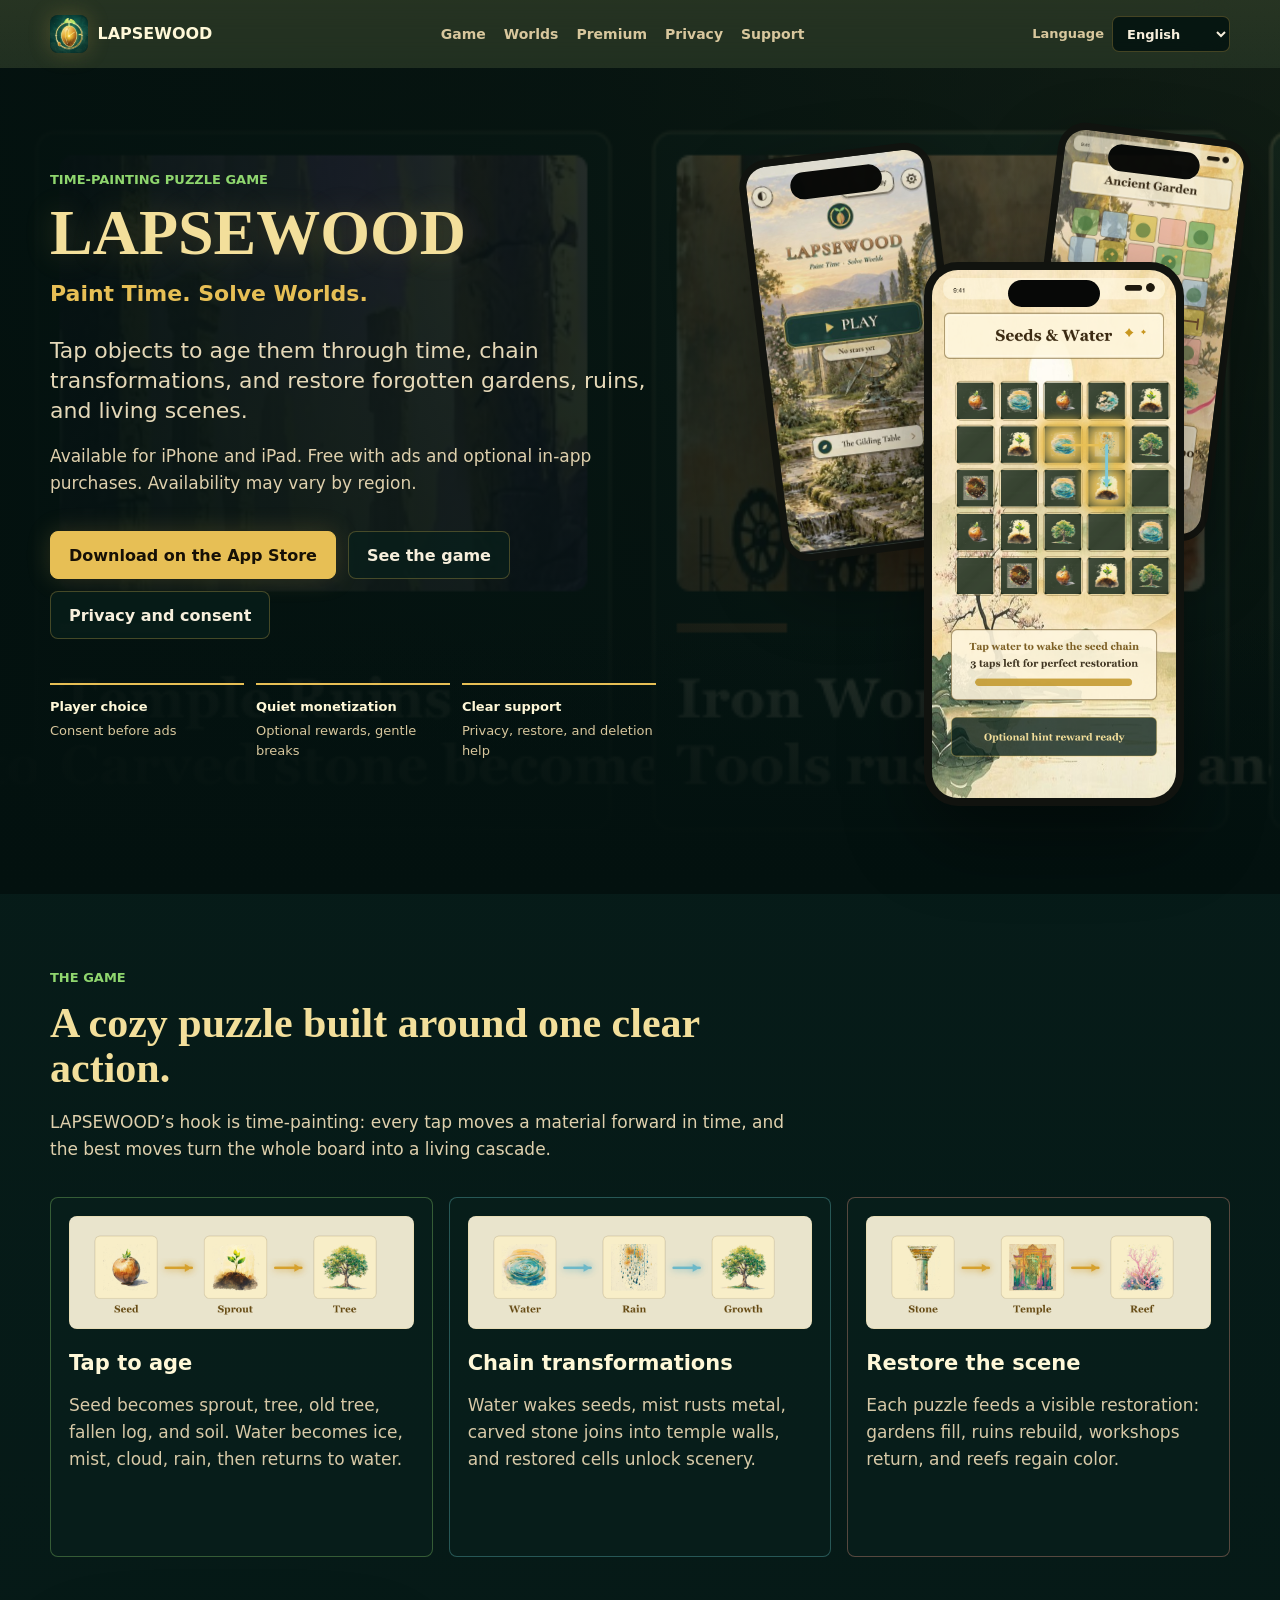
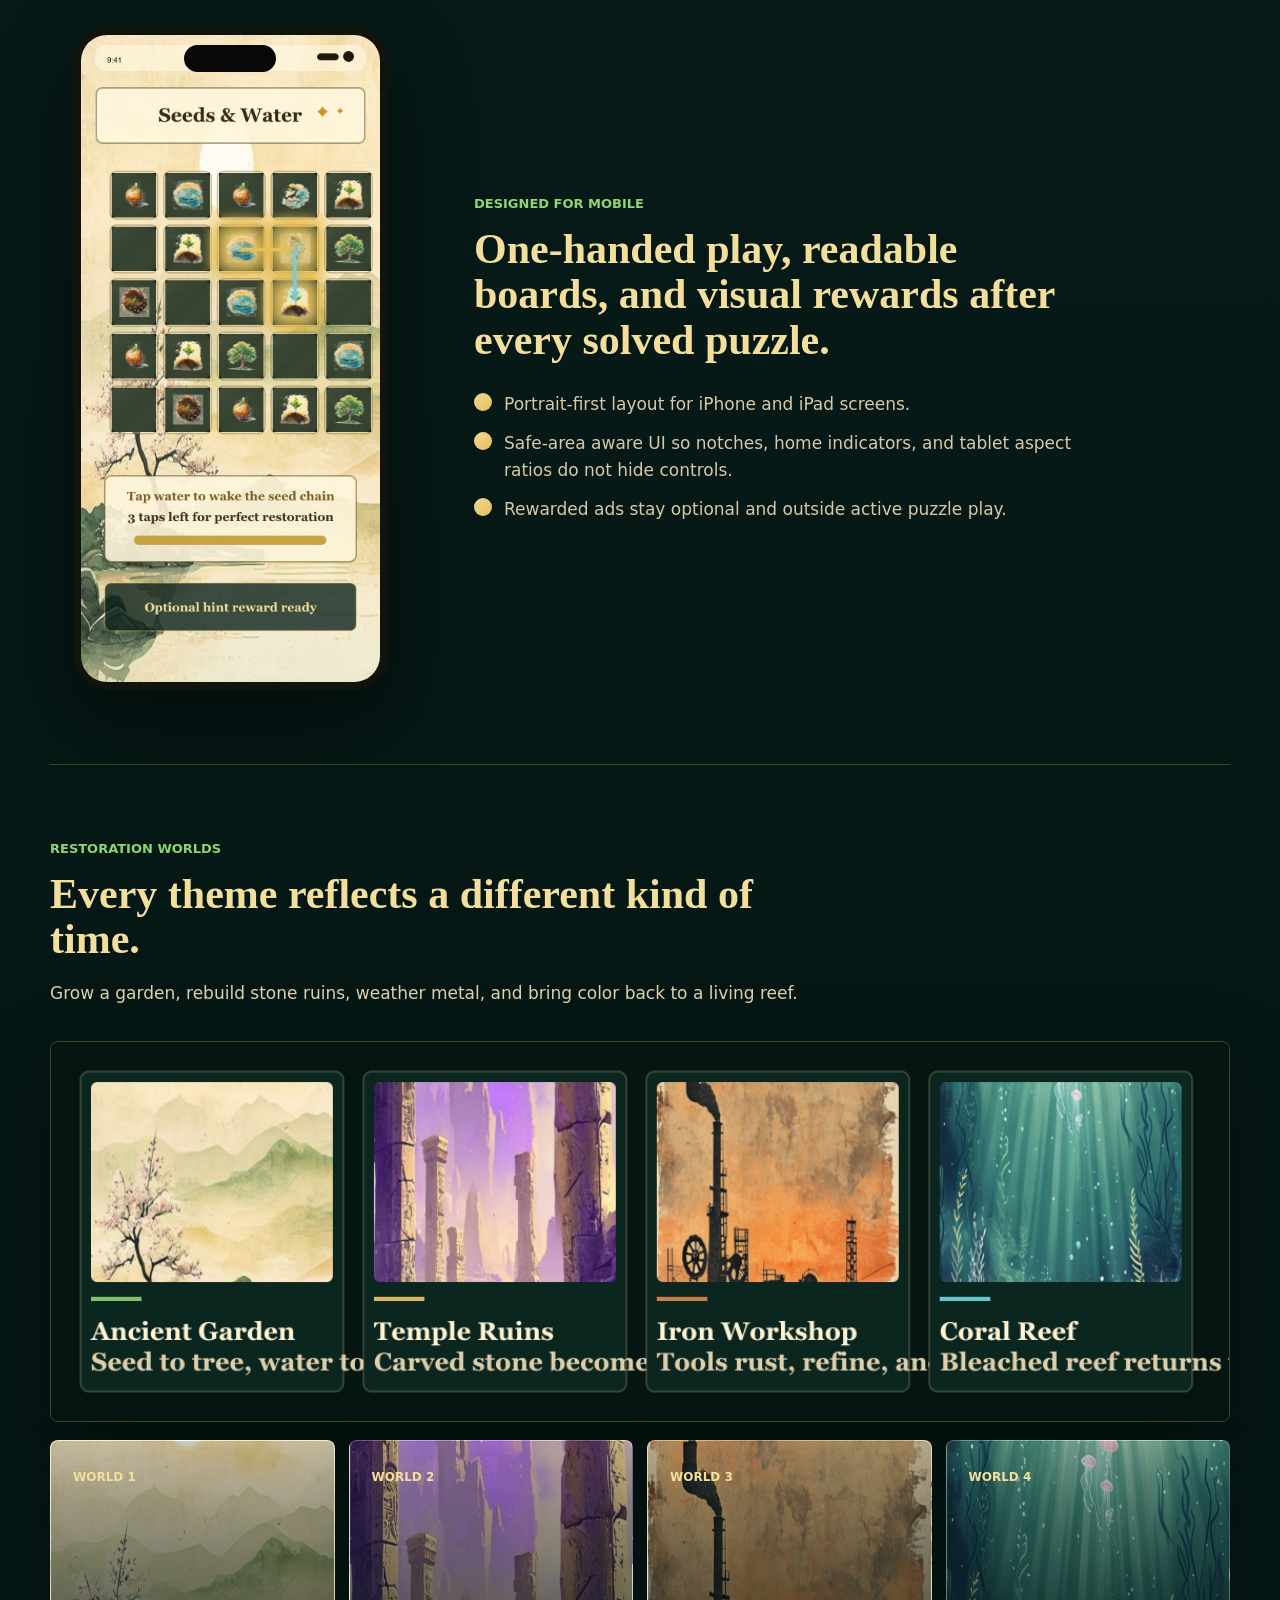
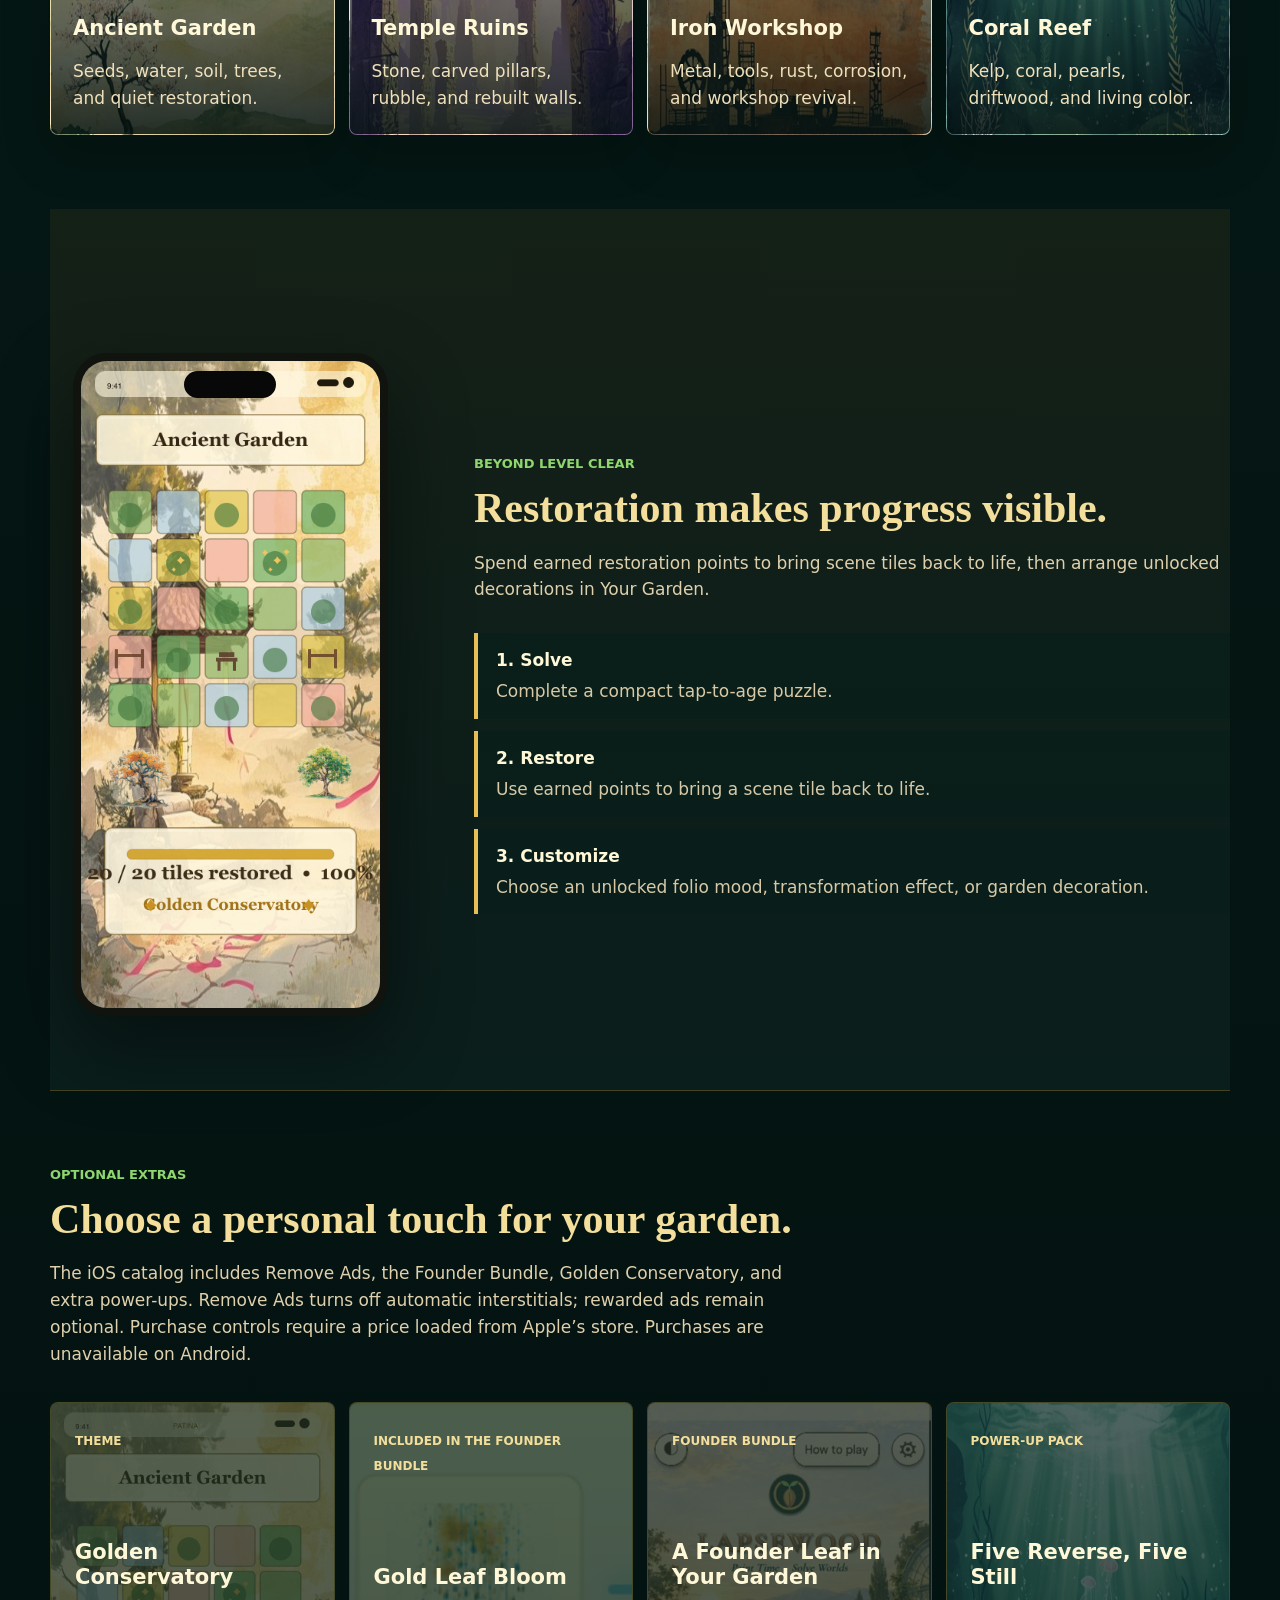
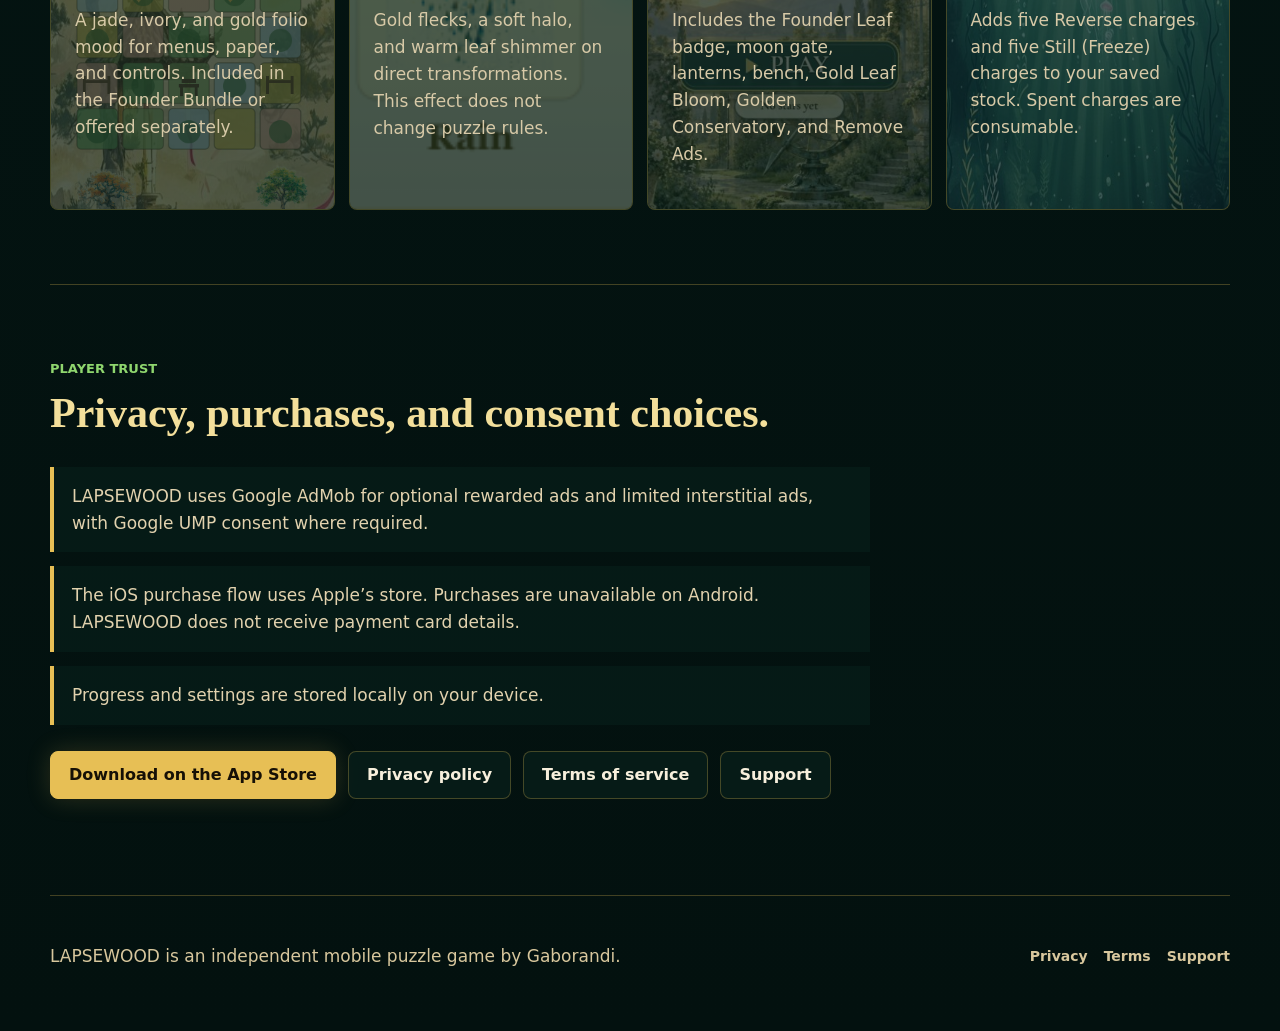
<file: index.html>
<!doctype html>
<html lang="en">
<head>
  <meta charset="utf-8">
  <meta name="viewport" content="width=device-width, initial-scale=1">
  <meta name="theme-color" content="#071d1a">
  <meta name="apple-itunes-app" content="app-id=6820984386">
  <meta name="description" content="LAPSEWOOD is a quiet tap-to-age restoration puzzle game for mobile. Paint time, chain transformations, restore worlds, and review privacy, consent, purchases, and support information.">
  <meta property="og:title" content="Lapsewood: Cozy Puzzle Game">
  <meta property="og:description" content="Paint time, chain transformations, and restore forgotten scenes.">
  <meta property="og:type" content="website">
  <meta property="og:image" content="https://gaborandi.github.io/patina-site/assets/patina-worlds-strip.png">
  <meta property="og:url" content="https://gaborandi.github.io/patina-site/">
  <link rel="canonical" href="https://gaborandi.github.io/patina-site/">
  <title>Lapsewood: Cozy Puzzle Game — Relaxing Nature Logic</title>
  <link rel="icon" href="assets/patina-icon.png">
  <link rel="stylesheet" href="assets/site.css">
</head>
<body class="home-page" data-title-key="home.title">
  <a class="skip-link" href="#main" data-i18n="common.skip">Skip to content</a>

  <header class="site-header">
    <a class="brand" href="./" aria-label="LAPSEWOOD home">
      <img src="assets/patina-icon.png" alt="" width="38" height="38">
      <span>LAPSEWOOD</span>
    </a>
    <nav class="site-nav" aria-label="Primary">
      <a href="#game" data-i18n="common.game">Game</a>
      <a href="#worlds" data-i18n="common.worlds">Worlds</a>
      <a href="#premium" data-i18n="common.premium">Premium</a>
      <a href="privacy/" data-i18n="common.privacy">Privacy</a>
      <a href="support/" data-i18n="common.support">Support</a>
    </nav>
    <label class="language-control">
      <span data-i18n="common.language">Language</span>
      <select data-language-select aria-label="Language">
        <option value="en">English</option>
        <option value="ar">العربية</option>
        <option value="es">Español</option>
        <option value="fr">Français</option>
        <option value="de">Deutsch</option>
        <option value="pt">Português</option>
        <option value="it">Italiano</option>
        <option value="ja">日本語</option>
        <option value="ko">한국어</option>
        <option value="zh">简体中文</option>
      </select>
    </label>
  </header>

  <main id="main">
    <section class="hero" aria-labelledby="hero-title">
      <div class="hero-inner">
        <div class="hero-copy">
          <p class="eyebrow" data-i18n="home.eyebrow">Time-painting puzzle game</p>
          <h1 id="hero-title">LAPSEWOOD</h1>
          <p class="tagline" data-i18n="home.tagline">Paint Time. Solve Worlds.</p>
          <p class="lede" data-i18n="home.heroText">Tap objects to age them through time, chain transformations, and restore forgotten gardens, ruins, and living scenes.</p>
          <p class="section-intro" data-i18n="home.availability">Available for iPhone and iPad. Free with ads and optional in-app purchases. Availability may vary by region.</p>
          <div class="hero-actions" aria-label="Primary actions">
            <a class="button primary" href="https://apps.apple.com/eg/app/lapsewood-cozy-puzzle-game/id6820984386" data-i18n="home.downloadCta">Download on the App Store</a>
            <a class="button secondary" href="#game" data-i18n="home.playCta">See the game</a>
            <a class="button secondary" href="privacy/" data-i18n="home.privacyCta">Privacy and consent</a>
          </div>
          <dl class="trust-strip" aria-label="Release profile">
            <div>
              <dt data-i18n="home.promiseOneTitle">Player choice</dt>
              <dd data-i18n="home.promiseOneText">Consent before ads</dd>
            </div>
            <div>
              <dt data-i18n="home.promiseTwoTitle">Quiet monetization</dt>
              <dd data-i18n="home.promiseTwoText">Optional rewards, gentle breaks</dd>
            </div>
            <div>
              <dt data-i18n="home.promiseThreeTitle">Clear support</dt>
              <dd data-i18n="home.promiseThreeText">Privacy, restore, and deletion help</dd>
            </div>
          </dl>
        </div>

        <div class="hero-stage" aria-label="LAPSEWOOD gameplay preview">
          <div class="phone-stack">
            <figure class="phone-frame phone-main">
              <img src="assets/patina-screen-game.png" alt="LAPSEWOOD puzzle board showing seed, water, rain, and tree transformations.">
            </figure>
            <figure class="phone-frame phone-menu">
              <img src="assets/patina-screen-menu.png" alt="Lapsewood main menu with Play, How to play, Settings and The Gilding Table.">
            </figure>
            <figure class="phone-frame phone-garden">
              <img src="assets/patina-screen-garden.png" alt="Restored Ancient Garden with Golden Conservatory theme equipped.">
            </figure>
          </div>
        </div>
      </div>
    </section>

    <section id="game" class="section-block">
      <div class="section-heading">
        <p class="eyebrow" data-i18n="home.gameEyebrow">The game</p>
        <h2 data-i18n="home.gameTitle">A cozy puzzle built around one clear action.</h2>
        <p class="section-intro">LAPSEWOOD’s hook is time-painting: every tap moves a material forward in time, and the best moves turn the whole board into a living cascade.</p>
      </div>

      <div class="mechanic-grid">
        <article class="mechanic-card age-card">
          <img class="mechanic-art" src="assets/patina-mechanic-age.png" alt="" aria-hidden="true">
          <h3>Tap to age</h3>
          <p>Seed becomes sprout, tree, old tree, fallen log, and soil. Water becomes ice, mist, cloud, rain, then returns to water.</p>
        </article>
        <article class="mechanic-card cascade-card">
          <img class="mechanic-art" src="assets/patina-mechanic-cascade.png" alt="" aria-hidden="true">
          <h3>Chain transformations</h3>
          <p>Water wakes seeds, mist rusts metal, carved stone joins into temple walls, and restored cells unlock scenery.</p>
        </article>
        <article class="mechanic-card restore-card">
          <img class="mechanic-art" src="assets/patina-mechanic-restore.png" alt="" aria-hidden="true">
          <h3>Restore the scene</h3>
          <p>Each puzzle feeds a visible restoration: gardens fill, ruins rebuild, workshops return, and reefs regain color.</p>
        </article>
      </div>

      <div class="showcase-row">
        <figure class="showcase-phone phone-frame">
          <img src="assets/patina-screen-game.png" alt="Gameplay screen with a cascade puzzle board.">
        </figure>
        <div class="showcase-copy">
          <p class="eyebrow">Designed for mobile</p>
          <h2>One-handed play, readable boards, and visual rewards after every solved puzzle.</h2>
          <ul class="check-list">
            <li>Portrait-first layout for iPhone and iPad screens.</li>
            <li>Safe-area aware UI so notches, home indicators, and tablet aspect ratios do not hide controls.</li>
            <li>Rewarded ads stay optional and outside active puzzle play.</li>
          </ul>
        </div>
      </div>
    </section>

    <section id="worlds" class="section-block worlds-section">
      <div class="section-heading">
        <p class="eyebrow">Restoration worlds</p>
        <h2>Every theme reflects a different kind of time.</h2>
        <p class="section-intro">Grow a garden, rebuild stone ruins, weather metal, and bring color back to a living reef.</p>
      </div>

      <img class="world-strip" src="assets/patina-worlds-strip.png" alt="LAPSEWOOD world cards for Ancient Garden, Temple Ruins, Iron Workshop, and Coral Reef.">

      <div class="world-grid">
        <article class="world-card world-garden">
          <span>World 1</span>
          <h3>Ancient Garden</h3>
          <p>Seeds, water, soil, trees, and quiet restoration.</p>
        </article>
        <article class="world-card world-temple">
          <span>World 2</span>
          <h3>Temple Ruins</h3>
          <p>Stone, carved pillars, rubble, and rebuilt walls.</p>
        </article>
        <article class="world-card world-workshop">
          <span>World 3</span>
          <h3>Iron Workshop</h3>
          <p>Metal, tools, rust, corrosion, and workshop revival.</p>
        </article>
        <article class="world-card world-reef">
          <span>World 4</span>
          <h3>Coral Reef</h3>
          <p>Kelp, coral, pearls, driftwood, and living color.</p>
        </article>
      </div>
    </section>

    <section id="restoration" class="section-block restoration-section">
      <div class="restoration-layout">
        <figure class="phone-frame restoration-phone">
          <img src="assets/patina-screen-garden.png" alt="Ancient Garden restoration screen with premium theme details.">
        </figure>
        <div>
          <p class="eyebrow">Beyond level clear</p>
          <h2>Restoration makes progress visible.</h2>
          <p class="section-intro">Spend earned restoration points to bring scene tiles back to life, then arrange unlocked decorations in Your Garden.</p>
          <div class="timeline-list">
            <div>
              <strong>1. Solve</strong>
              <p>Complete a compact tap-to-age puzzle.</p>
            </div>
            <div>
              <strong>2. Restore</strong>
              <p>Use earned points to bring a scene tile back to life.</p>
            </div>
            <div>
              <strong>3. Customize</strong>
              <p>Choose an unlocked folio mood, transformation effect, or garden decoration.</p>
            </div>
          </div>
        </div>
      </div>
    </section>

    <section id="premium" class="section-block premium-band">
      <div class="section-heading">
        <p class="eyebrow">Optional extras</p>
        <h2>Choose a personal touch for your garden.</h2>
        <p class="section-intro">The iOS catalog includes Remove Ads, the Founder Bundle, Golden Conservatory, and extra power-ups. Remove Ads turns off automatic interstitials; rewarded ads remain optional. Purchase controls require a price loaded from Apple’s store. Purchases are unavailable on Android.</p>
      </div>

      <div class="premium-grid">
        <article class="premium-card golden-card">
          <span>Theme</span>
          <h3>Golden Conservatory</h3>
          <p>A jade, ivory, and gold folio mood for menus, paper, and controls. Included in the Founder Bundle or offered separately.</p>
        </article>
        <article class="premium-card bloom-card">
          <span>Included in the Founder Bundle</span>
          <h3>Gold Leaf Bloom</h3>
          <p>Gold flecks, a soft halo, and warm leaf shimmer on direct transformations. This effect does not change puzzle rules.</p>
        </article>
        <article class="premium-card founder-card">
          <span>Founder Bundle</span>
          <h3>A Founder Leaf in Your Garden</h3>
          <p>Includes the Founder Leaf badge, moon gate, lanterns, bench, Gold Leaf Bloom, Golden Conservatory, and Remove Ads.</p>
        </article>
        <article class="premium-card seasonal-card">
          <span>Power-Up Pack</span>
          <h3>Five Reverse, Five Still</h3>
          <p>Adds five Reverse charges and five Still (Freeze) charges to your saved stock. Spent charges are consumable.</p>
        </article>
      </div>
    </section>

    <section class="section-block trust-section">
      <div class="section-heading">
        <p class="eyebrow" data-i18n="home.trustEyebrow">Player trust</p>
        <h2 data-i18n="home.trustTitle">Privacy, purchases, and consent choices.</h2>
      </div>
      <div class="proof-list">
        <p data-i18n="home.trustOne">LAPSEWOOD uses Google AdMob for optional rewarded ads and limited interstitial ads, with Google UMP consent where required.</p>
        <p data-i18n="home.trustTwo">The iOS purchase flow uses Apple’s store. Purchases are unavailable on Android. LAPSEWOOD does not receive payment card details.</p>
        <p data-i18n="home.trustThree">Progress and settings are stored locally on your device.</p>
      </div>
      <div class="link-row trust-actions">
        <a class="button primary" href="https://apps.apple.com/eg/app/lapsewood-cozy-puzzle-game/id6820984386" data-i18n="home.downloadCta">Download on the App Store</a>
        <a class="button secondary" href="privacy/">Privacy policy</a>
        <a class="button secondary" href="terms/">Terms of service</a>
        <a class="button secondary" href="support/">Support</a>
      </div>
    </section>
  </main>

  <footer class="site-footer">
    <p data-i18n="common.footer">LAPSEWOOD is an independent mobile puzzle game by Gaborandi.</p>
    <nav aria-label="Footer">
      <a href="privacy/" data-i18n="common.privacy">Privacy</a>
      <a href="terms/" data-i18n="common.terms">Terms</a>
      <a href="support/" data-i18n="common.support">Support</a>
    </nav>
  </footer>

  <script src="site.js"></script>
</body>
</html>
</file>
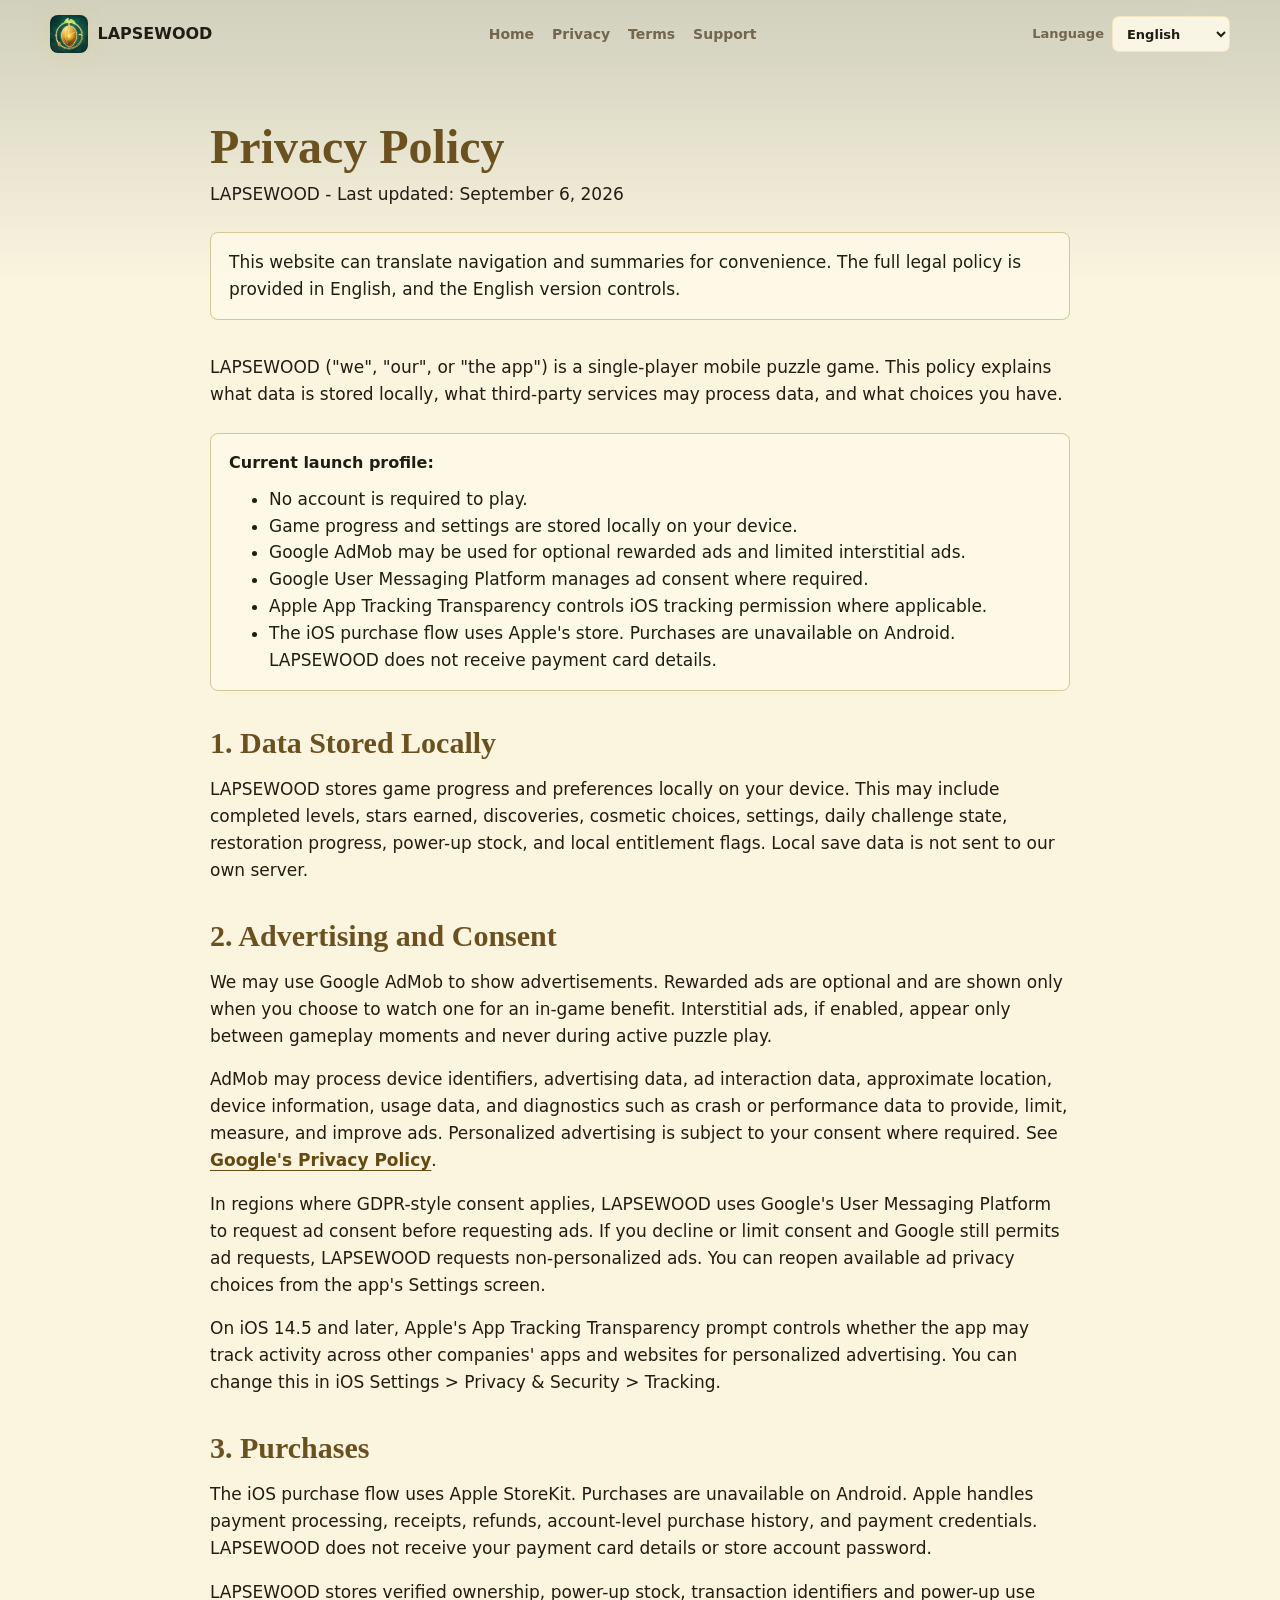
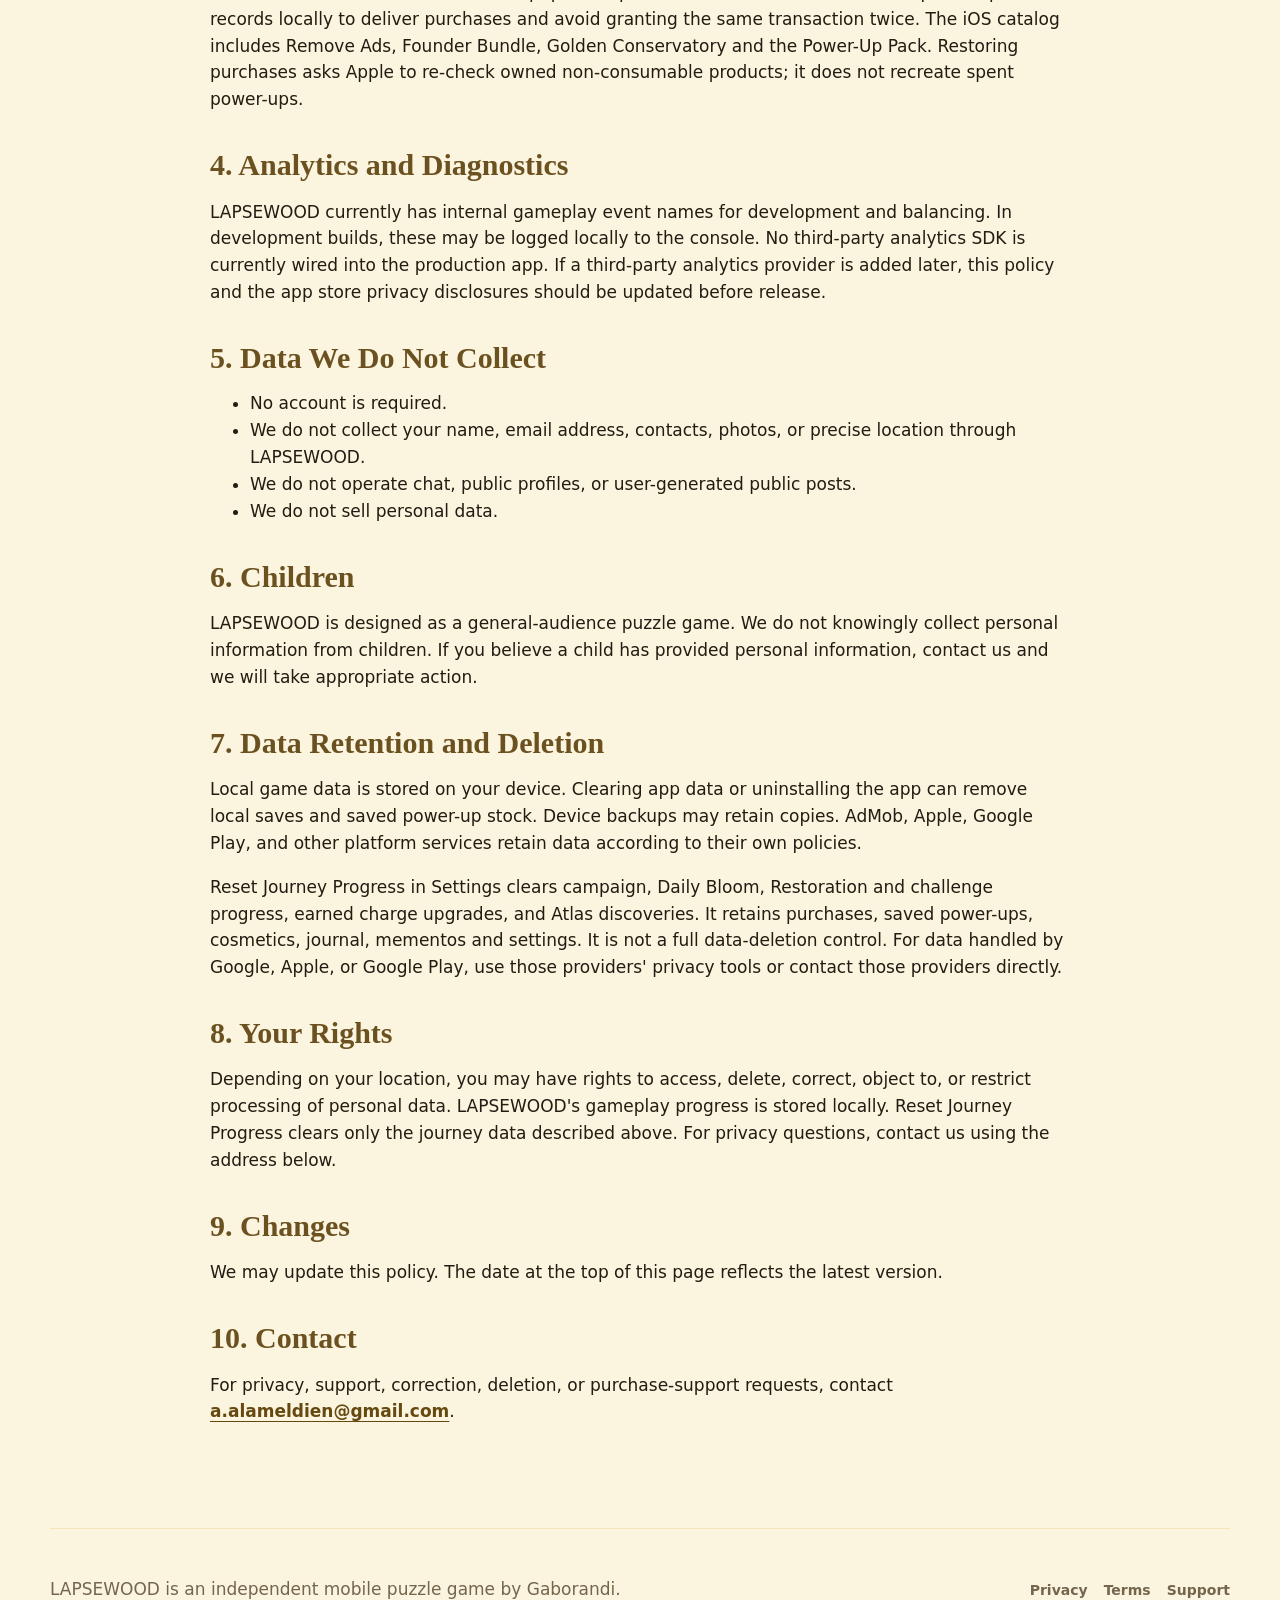
<file: privacy/index.html>
<!doctype html>
<html lang="en">
<head>
  <meta charset="utf-8">
  <meta name="viewport" content="width=device-width, initial-scale=1">
  <meta name="theme-color" content="#fbf4df">
  <meta name="description" content="Privacy Policy for LAPSEWOOD, including local progress, Google AdMob, UMP consent, ATT, StoreKit purchases, and support choices.">
  <title>Privacy Policy - LAPSEWOOD</title>
  <link rel="icon" href="../assets/patina-icon.png">
  <link rel="stylesheet" href="../assets/site.css">
</head>
<body class="legal-page" data-title-key="legal.privacyDocumentTitle">
  <a class="skip-link" href="#main" data-i18n="common.skip">Skip to content</a>

  <header class="site-header">
    <a class="brand" href="../" aria-label="LAPSEWOOD home">
      <img src="../assets/patina-icon.png" alt="" width="38" height="38">
      <span>LAPSEWOOD</span>
    </a>
    <nav class="site-nav" aria-label="Primary">
      <a href="../" data-i18n="common.home">Home</a>
      <a href="../privacy/" data-i18n="common.privacy">Privacy</a>
      <a href="../terms/" data-i18n="common.terms">Terms</a>
      <a href="../support/" data-i18n="common.support">Support</a>
    </nav>
    <label class="language-control">
      <span data-i18n="common.language">Language</span>
      <select data-language-select aria-label="Language">
        <option value="en">English</option>
        <option value="ar">العربية</option>
        <option value="es">Español</option>
        <option value="fr">Français</option>
        <option value="de">Deutsch</option>
        <option value="pt">Português</option>
        <option value="it">Italiano</option>
        <option value="ja">日本語</option>
        <option value="ko">한국어</option>
        <option value="zh">简体中文</option>
      </select>
    </label>
  </header>

  <main id="main" class="legal-shell">
    <h1 data-i18n="legal.privacyTitle">Privacy Policy</h1>
    <p class="legal-date">LAPSEWOOD - Last updated: September 6, 2026</p>
    <p class="translation-note" data-i18n="common.translationNote">This website can translate navigation and summaries for convenience. The full legal policy is provided in English, and the English version controls.</p>

    <p>LAPSEWOOD ("we", "our", or "the app") is a single-player mobile puzzle game. This policy explains what data is stored locally, what third-party services may process data, and what choices you have.</p>

    <div class="legal-summary" aria-label="Privacy summary">
      <strong>Current launch profile:</strong>
      <ul>
        <li>No account is required to play.</li>
        <li>Game progress and settings are stored locally on your device.</li>
        <li>Google AdMob may be used for optional rewarded ads and limited interstitial ads.</li>
        <li>Google User Messaging Platform manages ad consent where required.</li>
        <li>Apple App Tracking Transparency controls iOS tracking permission where applicable.</li>
        <li>The iOS purchase flow uses Apple's store. Purchases are unavailable on Android. LAPSEWOOD does not receive payment card details.</li>
      </ul>
    </div>

    <h2>1. Data Stored Locally</h2>
    <p>LAPSEWOOD stores game progress and preferences locally on your device. This may include completed levels, stars earned, discoveries, cosmetic choices, settings, daily challenge state, restoration progress, power-up stock, and local entitlement flags. Local save data is not sent to our own server.</p>

    <h2>2. Advertising and Consent</h2>
    <p>We may use Google AdMob to show advertisements. Rewarded ads are optional and are shown only when you choose to watch one for an in-game benefit. Interstitial ads, if enabled, appear only between gameplay moments and never during active puzzle play.</p>
    <p>AdMob may process device identifiers, advertising data, ad interaction data, approximate location, device information, usage data, and diagnostics such as crash or performance data to provide, limit, measure, and improve ads. Personalized advertising is subject to your consent where required. See <a href="https://policies.google.com/privacy">Google's Privacy Policy</a>.</p>
    <p>In regions where GDPR-style consent applies, LAPSEWOOD uses Google's User Messaging Platform to request ad consent before requesting ads. If you decline or limit consent and Google still permits ad requests, LAPSEWOOD requests non-personalized ads. You can reopen available ad privacy choices from the app's Settings screen.</p>
    <p>On iOS 14.5 and later, Apple's App Tracking Transparency prompt controls whether the app may track activity across other companies' apps and websites for personalized advertising. You can change this in iOS Settings &gt; Privacy &amp; Security &gt; Tracking.</p>

    <h2>3. Purchases</h2>
    <p>The iOS purchase flow uses Apple StoreKit. Purchases are unavailable on Android. Apple handles payment processing, receipts, refunds, account-level purchase history, and payment credentials. LAPSEWOOD does not receive your payment card details or store account password.</p>
    <p>LAPSEWOOD stores verified ownership, power-up stock, transaction identifiers and power-up use records locally to deliver purchases and avoid granting the same transaction twice. The iOS catalog includes Remove Ads, Founder Bundle, Golden Conservatory and the Power-Up Pack. Restoring purchases asks Apple to re-check owned non-consumable products; it does not recreate spent power-ups.</p>

    <h2>4. Analytics and Diagnostics</h2>
    <p>LAPSEWOOD currently has internal gameplay event names for development and balancing. In development builds, these may be logged locally to the console. No third-party analytics SDK is currently wired into the production app. If a third-party analytics provider is added later, this policy and the app store privacy disclosures should be updated before release.</p>

    <h2>5. Data We Do Not Collect</h2>
    <ul>
      <li>No account is required.</li>
      <li>We do not collect your name, email address, contacts, photos, or precise location through LAPSEWOOD.</li>
      <li>We do not operate chat, public profiles, or user-generated public posts.</li>
      <li>We do not sell personal data.</li>
    </ul>

    <h2>6. Children</h2>
    <p>LAPSEWOOD is designed as a general-audience puzzle game. We do not knowingly collect personal information from children. If you believe a child has provided personal information, contact us and we will take appropriate action.</p>

    <h2>7. Data Retention and Deletion</h2>
    <p>Local game data is stored on your device. Clearing app data or uninstalling the app can remove local saves and saved power-up stock. Device backups may retain copies. AdMob, Apple, Google Play, and other platform services retain data according to their own policies.</p>
    <p>Reset Journey Progress in Settings clears campaign, Daily Bloom, Restoration and challenge progress, earned charge upgrades, and Atlas discoveries. It retains purchases, saved power-ups, cosmetics, journal, mementos and settings. It is not a full data-deletion control. For data handled by Google, Apple, or Google Play, use those providers' privacy tools or contact those providers directly.</p>

    <h2>8. Your Rights</h2>
    <p>Depending on your location, you may have rights to access, delete, correct, object to, or restrict processing of personal data. LAPSEWOOD's gameplay progress is stored locally. Reset Journey Progress clears only the journey data described above. For privacy questions, contact us using the address below.</p>

    <h2>9. Changes</h2>
    <p>We may update this policy. The date at the top of this page reflects the latest version.</p>

    <h2>10. Contact</h2>
    <p>For privacy, support, correction, deletion, or purchase-support requests, contact <a href="mailto:a.alameldien@gmail.com">a.alameldien@gmail.com</a>.</p>
  </main>

  <footer class="site-footer">
    <p data-i18n="common.footer">LAPSEWOOD is an independent mobile puzzle game by Gaborandi.</p>
    <nav aria-label="Footer">
      <a href="../privacy/" data-i18n="common.privacy">Privacy</a>
      <a href="../terms/" data-i18n="common.terms">Terms</a>
      <a href="../support/" data-i18n="common.support">Support</a>
    </nav>
  </footer>

  <script src="../site.js"></script>
</body>
</html>
</file>
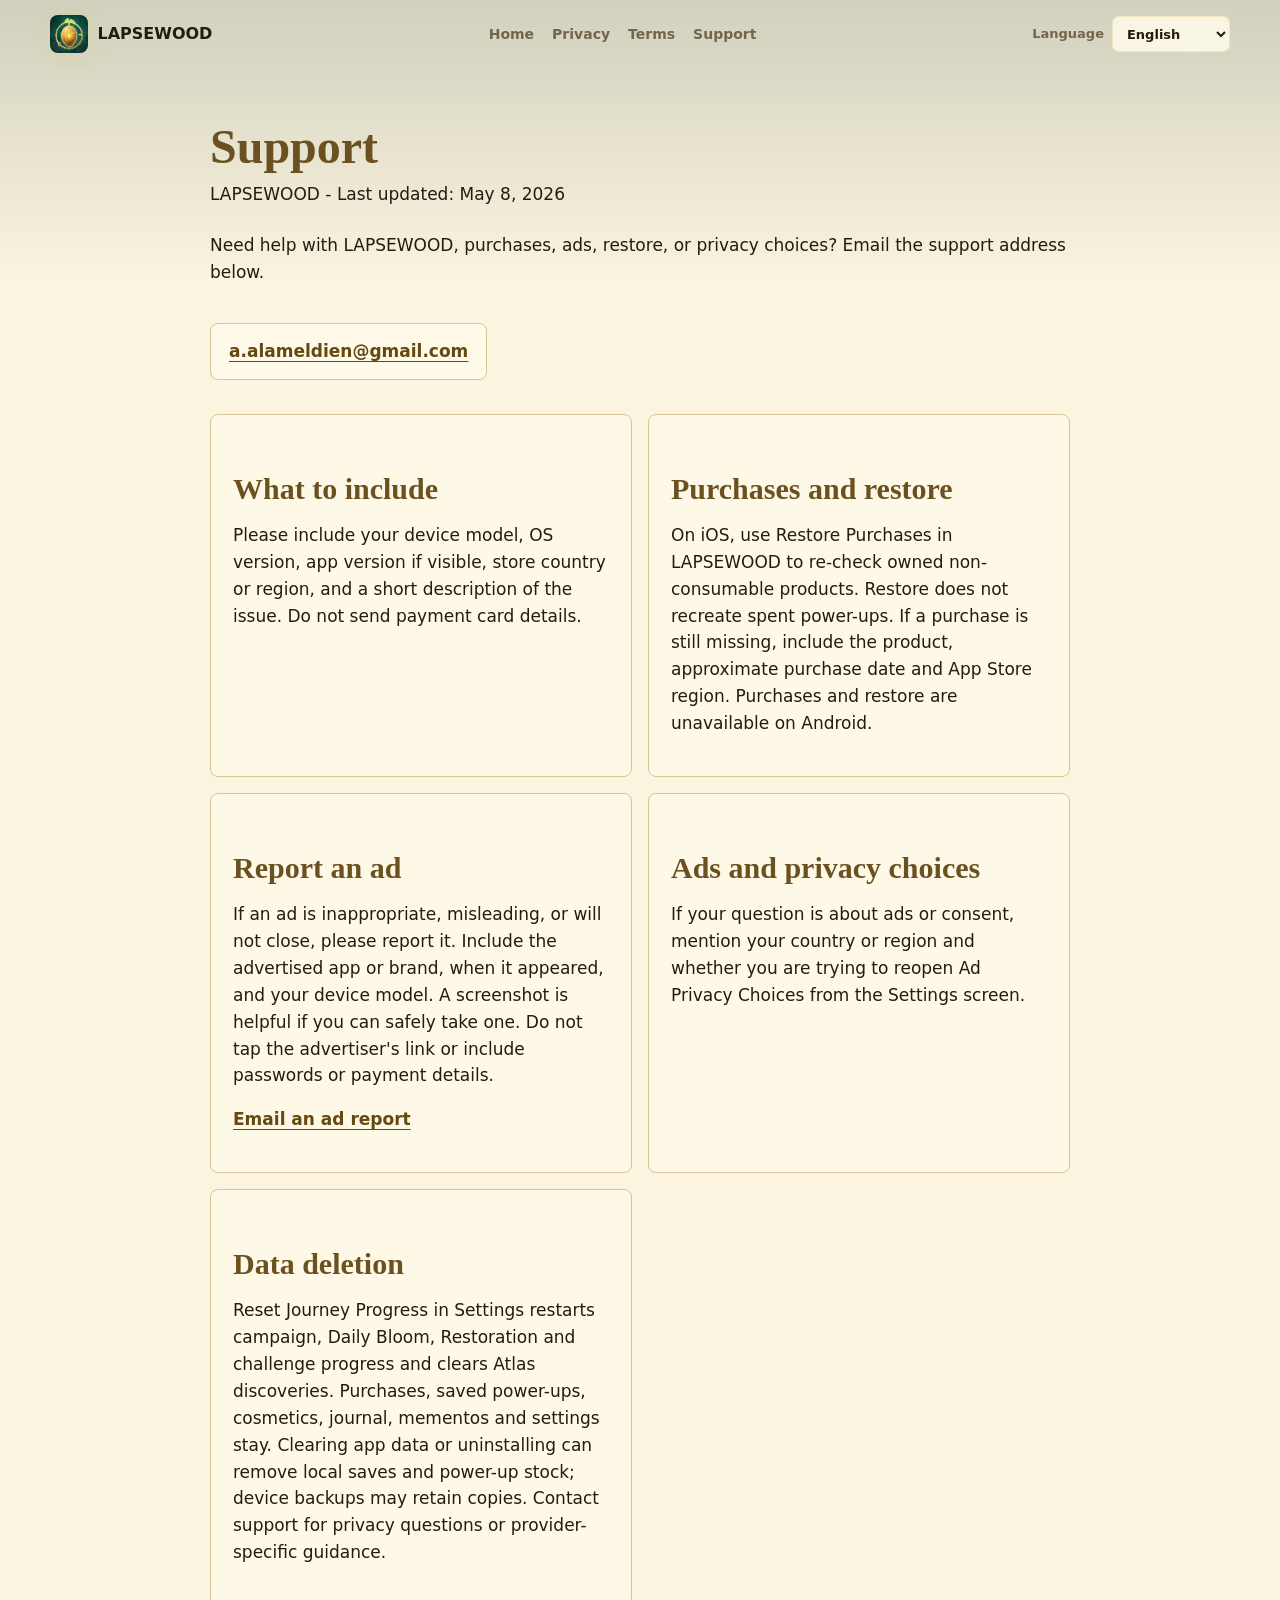
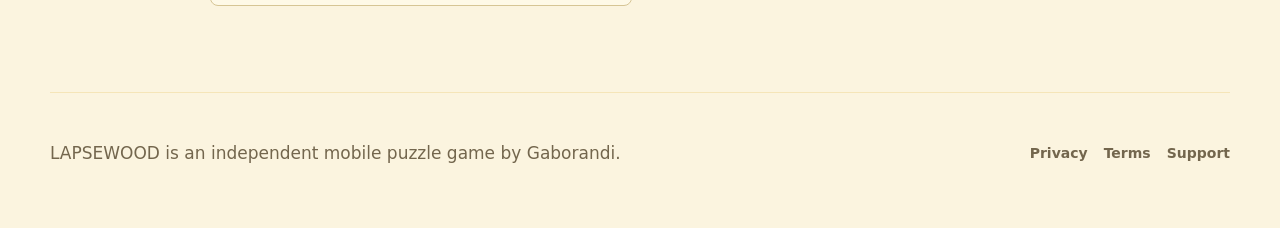
<file: support/index.html>
<!doctype html>
<html lang="en">
<head>
  <meta charset="utf-8">
  <meta name="viewport" content="width=device-width, initial-scale=1">
  <meta name="theme-color" content="#fbf4df">
  <meta name="description" content="Support for LAPSEWOOD purchases, ads, privacy choices, restore, and gameplay issues.">
  <title>Support - LAPSEWOOD</title>
  <link rel="icon" href="../assets/patina-icon.png">
  <link rel="stylesheet" href="../assets/site.css">
</head>
<body class="legal-page" data-title-key="legal.supportDocumentTitle">
  <a class="skip-link" href="#main" data-i18n="common.skip">Skip to content</a>

  <header class="site-header">
    <a class="brand" href="../" aria-label="LAPSEWOOD home">
      <img src="../assets/patina-icon.png" alt="" width="38" height="38">
      <span>LAPSEWOOD</span>
    </a>
    <nav class="site-nav" aria-label="Primary">
      <a href="../" data-i18n="common.home">Home</a>
      <a href="../privacy/" data-i18n="common.privacy">Privacy</a>
      <a href="../terms/" data-i18n="common.terms">Terms</a>
      <a href="../support/" data-i18n="common.support">Support</a>
    </nav>
    <label class="language-control">
      <span data-i18n="common.language">Language</span>
      <select data-language-select aria-label="Language">
        <option value="en">English</option>
        <option value="ar">العربية</option>
        <option value="es">Español</option>
        <option value="fr">Français</option>
        <option value="de">Deutsch</option>
        <option value="pt">Português</option>
        <option value="it">Italiano</option>
        <option value="ja">日本語</option>
        <option value="ko">한국어</option>
        <option value="zh">简体中文</option>
      </select>
    </label>
  </header>

  <main id="main" class="legal-shell">
    <h1 data-i18n="legal.supportTitle">Support</h1>
    <p class="legal-date">LAPSEWOOD - Last updated: May 8, 2026</p>
    <p data-i18n="support.intro">Need help with LAPSEWOOD, purchases, ads, restore, or privacy choices? Email the support address below.</p>
    <p><a class="support-email" href="mailto:a.alameldien@gmail.com">a.alameldien@gmail.com</a></p>

    <div class="support-grid">
      <section class="support-panel">
        <h2>What to include</h2>
        <p>Please include your device model, OS version, app version if visible, store country or region, and a short description of the issue. Do not send payment card details.</p>
      </section>

      <section class="support-panel">
        <h2>Purchases and restore</h2>
        <p>On iOS, use Restore Purchases in LAPSEWOOD to re-check owned non-consumable products. Restore does not recreate spent power-ups. If a purchase is still missing, include the product, approximate purchase date and App Store region. Purchases and restore are unavailable on Android.</p>
      </section>

      <section class="support-panel" id="report-an-ad">
        <h2>Report an ad</h2>
        <p>If an ad is inappropriate, misleading, or will not close, please report it. Include the advertised app or brand, when it appeared, and your device model. A screenshot is helpful if you can safely take one. Do not tap the advertiser's link or include passwords or payment details.</p>
        <p><a href="mailto:a.alameldien@gmail.com?subject=Lapsewood%20ad%20report">Email an ad report</a></p>
      </section>

      <section class="support-panel">
        <h2>Ads and privacy choices</h2>
        <p>If your question is about ads or consent, mention your country or region and whether you are trying to reopen Ad Privacy Choices from the Settings screen.</p>
      </section>

      <section class="support-panel">
        <h2>Data deletion</h2>
        <p>Reset Journey Progress in Settings restarts campaign, Daily Bloom, Restoration and challenge progress and clears Atlas discoveries. Purchases, saved power-ups, cosmetics, journal, mementos and settings stay. Clearing app data or uninstalling can remove local saves and power-up stock; device backups may retain copies. Contact support for privacy questions or provider-specific guidance.</p>
      </section>
    </div>
  </main>

  <footer class="site-footer">
    <p data-i18n="common.footer">LAPSEWOOD is an independent mobile puzzle game by Gaborandi.</p>
    <nav aria-label="Footer">
      <a href="../privacy/" data-i18n="common.privacy">Privacy</a>
      <a href="../terms/" data-i18n="common.terms">Terms</a>
      <a href="../support/" data-i18n="common.support">Support</a>
    </nav>
  </footer>

  <script src="../site.js"></script>
</body>
</html>
</file>
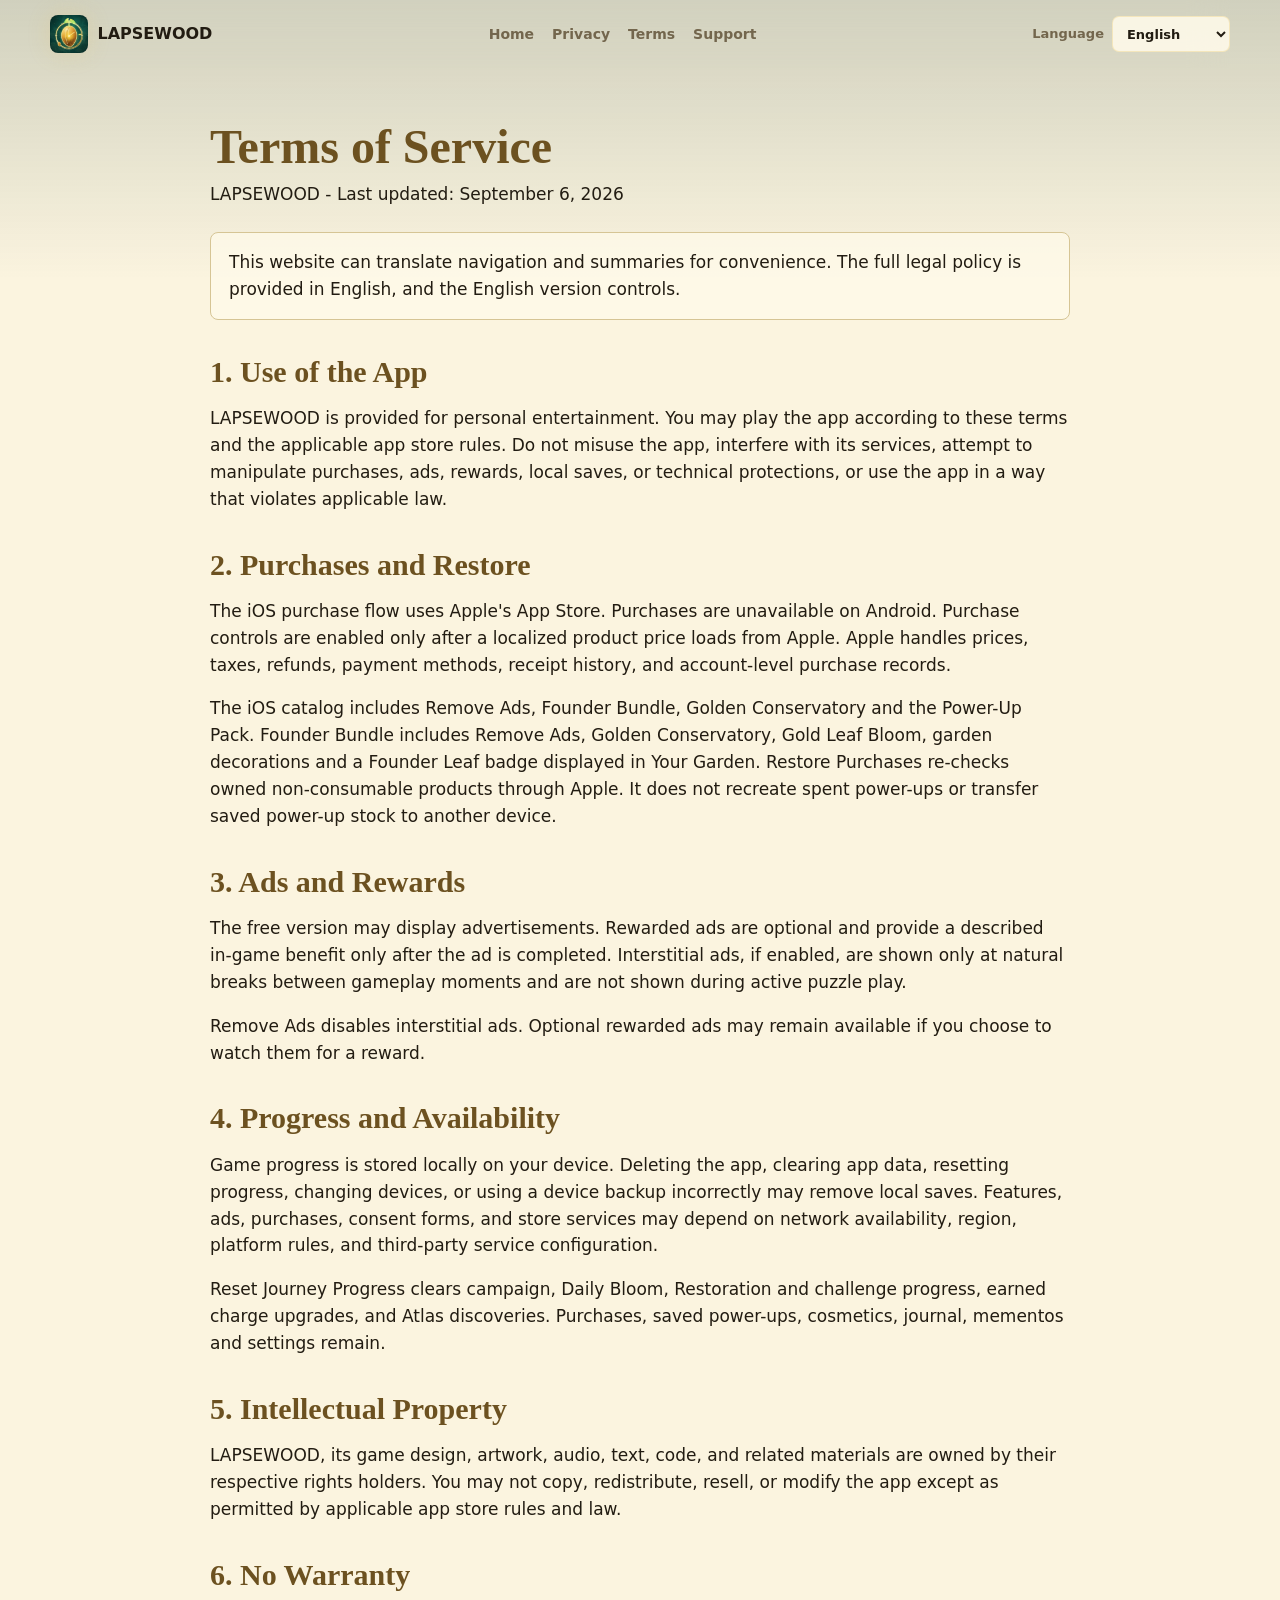
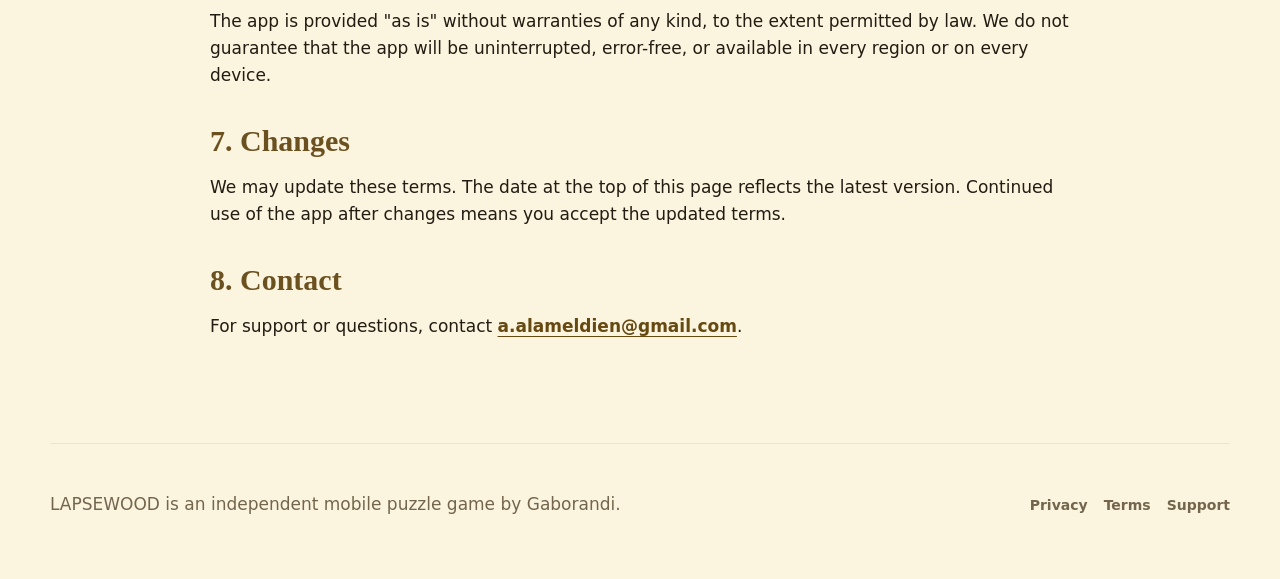
<file: terms/index.html>
<!doctype html>
<html lang="en">
<head>
  <meta charset="utf-8">
  <meta name="viewport" content="width=device-width, initial-scale=1">
  <meta name="theme-color" content="#fbf4df">
  <meta name="description" content="Terms of Service for LAPSEWOOD.">
  <title>Terms of Service - LAPSEWOOD</title>
  <link rel="icon" href="../assets/patina-icon.png">
  <link rel="stylesheet" href="../assets/site.css">
</head>
<body class="legal-page" data-title-key="legal.termsDocumentTitle">
  <a class="skip-link" href="#main" data-i18n="common.skip">Skip to content</a>

  <header class="site-header">
    <a class="brand" href="../" aria-label="LAPSEWOOD home">
      <img src="../assets/patina-icon.png" alt="" width="38" height="38">
      <span>LAPSEWOOD</span>
    </a>
    <nav class="site-nav" aria-label="Primary">
      <a href="../" data-i18n="common.home">Home</a>
      <a href="../privacy/" data-i18n="common.privacy">Privacy</a>
      <a href="../terms/" data-i18n="common.terms">Terms</a>
      <a href="../support/" data-i18n="common.support">Support</a>
    </nav>
    <label class="language-control">
      <span data-i18n="common.language">Language</span>
      <select data-language-select aria-label="Language">
        <option value="en">English</option>
        <option value="ar">العربية</option>
        <option value="es">Español</option>
        <option value="fr">Français</option>
        <option value="de">Deutsch</option>
        <option value="pt">Português</option>
        <option value="it">Italiano</option>
        <option value="ja">日本語</option>
        <option value="ko">한국어</option>
        <option value="zh">简体中文</option>
      </select>
    </label>
  </header>

  <main id="main" class="legal-shell">
    <h1 data-i18n="legal.termsTitle">Terms of Service</h1>
    <p class="legal-date">LAPSEWOOD - Last updated: September 6, 2026</p>
    <p class="translation-note" data-i18n="common.translationNote">This website can translate navigation and summaries for convenience. The full legal policy is provided in English, and the English version controls.</p>

    <h2>1. Use of the App</h2>
    <p>LAPSEWOOD is provided for personal entertainment. You may play the app according to these terms and the applicable app store rules. Do not misuse the app, interfere with its services, attempt to manipulate purchases, ads, rewards, local saves, or technical protections, or use the app in a way that violates applicable law.</p>

    <h2>2. Purchases and Restore</h2>
    <p>The iOS purchase flow uses Apple's App Store. Purchases are unavailable on Android. Purchase controls are enabled only after a localized product price loads from Apple. Apple handles prices, taxes, refunds, payment methods, receipt history, and account-level purchase records.</p>
    <p>The iOS catalog includes Remove Ads, Founder Bundle, Golden Conservatory and the Power-Up Pack. Founder Bundle includes Remove Ads, Golden Conservatory, Gold Leaf Bloom, garden decorations and a Founder Leaf badge displayed in Your Garden. Restore Purchases re-checks owned non-consumable products through Apple. It does not recreate spent power-ups or transfer saved power-up stock to another device.</p>

    <h2>3. Ads and Rewards</h2>
    <p>The free version may display advertisements. Rewarded ads are optional and provide a described in-game benefit only after the ad is completed. Interstitial ads, if enabled, are shown only at natural breaks between gameplay moments and are not shown during active puzzle play.</p>
    <p>Remove Ads disables interstitial ads. Optional rewarded ads may remain available if you choose to watch them for a reward.</p>

    <h2>4. Progress and Availability</h2>
    <p>Game progress is stored locally on your device. Deleting the app, clearing app data, resetting progress, changing devices, or using a device backup incorrectly may remove local saves. Features, ads, purchases, consent forms, and store services may depend on network availability, region, platform rules, and third-party service configuration.</p>
    <p>Reset Journey Progress clears campaign, Daily Bloom, Restoration and challenge progress, earned charge upgrades, and Atlas discoveries. Purchases, saved power-ups, cosmetics, journal, mementos and settings remain.</p>

    <h2>5. Intellectual Property</h2>
    <p>LAPSEWOOD, its game design, artwork, audio, text, code, and related materials are owned by their respective rights holders. You may not copy, redistribute, resell, or modify the app except as permitted by applicable app store rules and law.</p>

    <h2>6. No Warranty</h2>
    <p>The app is provided "as is" without warranties of any kind, to the extent permitted by law. We do not guarantee that the app will be uninterrupted, error-free, or available in every region or on every device.</p>

    <h2>7. Changes</h2>
    <p>We may update these terms. The date at the top of this page reflects the latest version. Continued use of the app after changes means you accept the updated terms.</p>

    <h2>8. Contact</h2>
    <p>For support or questions, contact <a href="mailto:a.alameldien@gmail.com">a.alameldien@gmail.com</a>.</p>
  </main>

  <footer class="site-footer">
    <p data-i18n="common.footer">LAPSEWOOD is an independent mobile puzzle game by Gaborandi.</p>
    <nav aria-label="Footer">
      <a href="../privacy/" data-i18n="common.privacy">Privacy</a>
      <a href="../terms/" data-i18n="common.terms">Terms</a>
      <a href="../support/" data-i18n="common.support">Support</a>
    </nav>
  </footer>

  <script src="../site.js"></script>
</body>
</html>
</file>
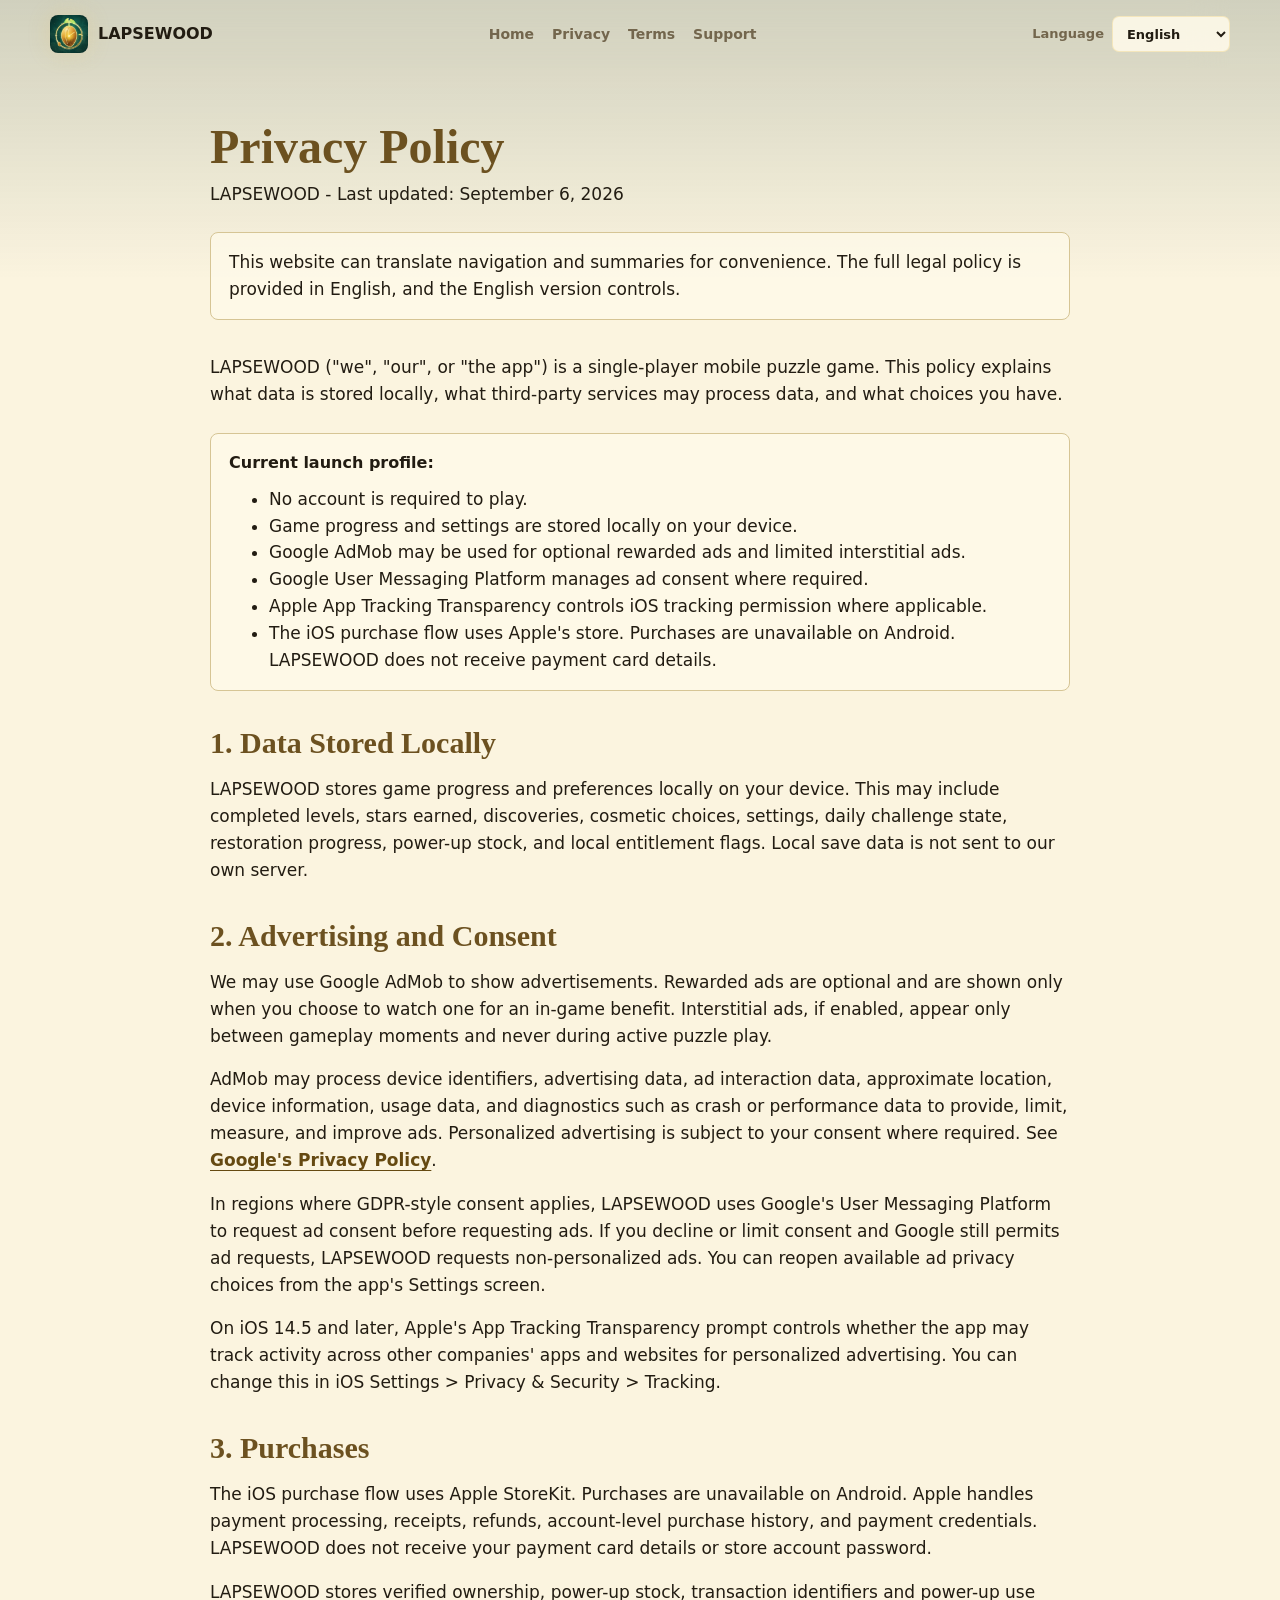
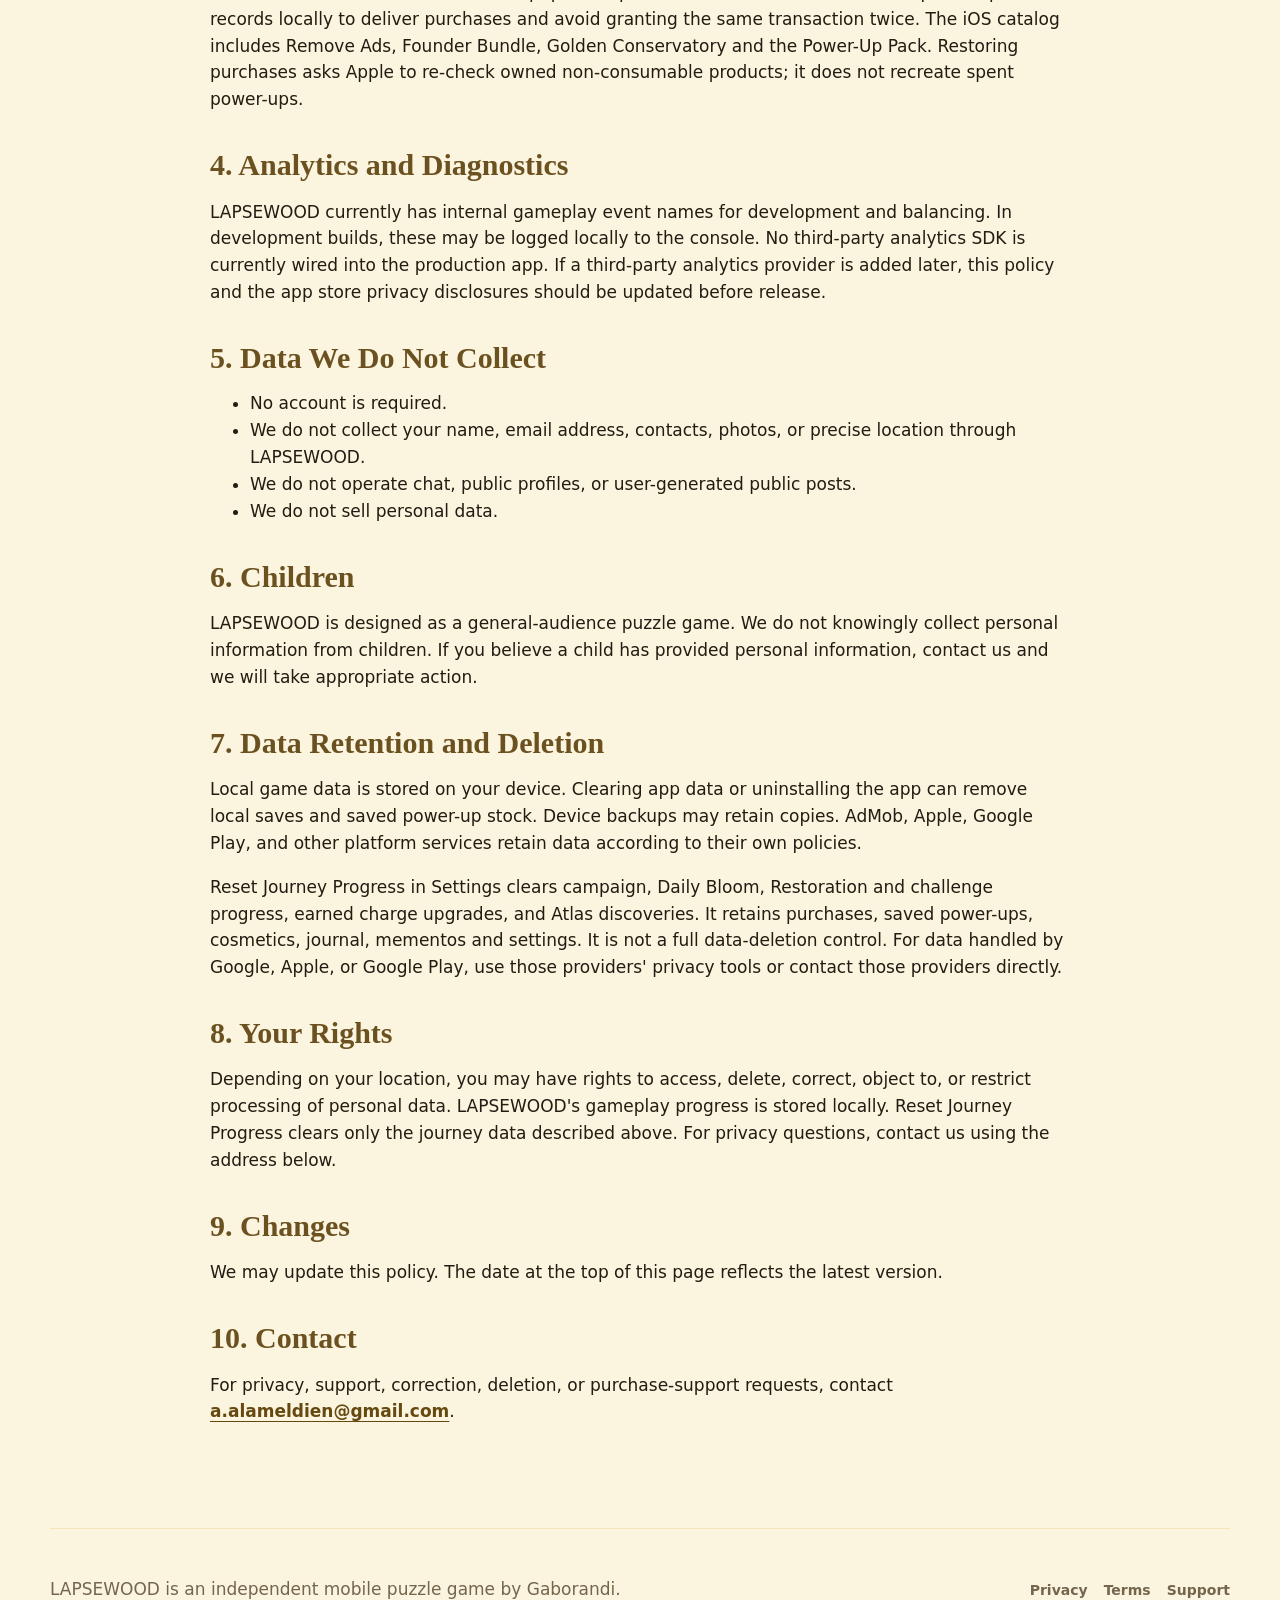
<file: privacy.html>
<!doctype html>
<html lang="en">
<head>
  <meta charset="utf-8">
  <meta name="viewport" content="width=device-width, initial-scale=1">
  <title>Lapsewood Privacy Policy</title>
  <meta http-equiv="refresh" content="0; url=privacy/">
  <link rel="canonical" href="privacy/">
</head>
<body>
  <p>Lapsewood's privacy policy moved to <a href="privacy/">patina-site/privacy/</a>.</p>
</body>
</html>
</file>
<file: assets/site.css>
:root {
  color-scheme: dark light;
  --ink: #f7efdc;
  --ink-strong: #fff8d8;
  --ink-soft: #d8c79d;
  --muted: #a99a76;
  --field: #071d1a;
  --field-deep: #03110f;
  --field-soft: #0d2d25;
  --gold: #e7bf55;
  --gold-soft: #f3df9b;
  --leaf: #8fd66e;
  --reef: #66c8c9;
  --coral: #ef9c87;
  --copper: #c98551;
  --line: rgba(231, 191, 85, 0.28);
  --panel: rgba(8, 31, 27, 0.82);
  --paper: #fbf4df;
  --paper-ink: #221c12;
  --paper-muted: #73664d;
  --paper-line: #d6c595;
  --radius: 8px;
  --shadow: 0 28px 80px rgba(0, 0, 0, 0.34);
}

* {
  box-sizing: border-box;
}

html {
  background: var(--field-deep);
  scroll-behavior: smooth;
}

body {
  margin: 0;
  min-height: 100vh;
  overflow-x: hidden;
  color: var(--ink);
  background:
    linear-gradient(180deg, rgba(231, 191, 85, 0.14) 0, transparent 360px),
    linear-gradient(180deg, var(--field) 0, var(--field-deep) 100%);
  font-family: -apple-system, BlinkMacSystemFont, "Segoe UI", system-ui, sans-serif;
  line-height: 1.58;
}

body::before {
  position: fixed;
  inset: 0;
  z-index: -1;
  content: "";
  pointer-events: none;
  background-image:
    linear-gradient(rgba(243, 223, 155, 0.045) 1px, transparent 1px),
    linear-gradient(90deg, rgba(143, 214, 110, 0.035) 1px, transparent 1px);
  background-size: 38px 38px;
  mask-image: linear-gradient(to bottom, black, transparent 82%);
}

body[dir="rtl"] {
  font-family: -apple-system, BlinkMacSystemFont, "Segoe UI", Tahoma, Arial, sans-serif;
}

a {
  color: inherit;
}

h1,
h2,
h3,
p,
li {
  overflow-wrap: anywhere;
}

h1,
h2,
h3 {
  letter-spacing: 0;
}

.skip-link {
  position: absolute;
  top: -48px;
  left: 18px;
  z-index: 40;
  padding: 10px 14px;
  border-radius: var(--radius);
  color: var(--field-deep);
  background: var(--gold-soft);
  font-weight: 800;
  text-decoration: none;
}

.skip-link:focus {
  top: 18px;
}

.site-header,
.site-footer,
.hero-inner,
.section-block,
.legal-shell {
  width: min(1180px, calc(100% - 32px));
  margin: 0 auto;
}

.site-header,
.site-footer {
  display: flex;
  align-items: center;
  justify-content: space-between;
  gap: 20px;
}

.site-header {
  position: sticky;
  top: 0;
  z-index: 30;
  padding: 15px 0;
  backdrop-filter: blur(18px);
}

.brand {
  display: inline-flex;
  align-items: center;
  gap: 10px;
  color: var(--ink-strong);
  font-weight: 900;
  text-decoration: none;
}

.brand img {
  display: block;
  width: 38px;
  height: 38px;
  border-radius: 8px;
  box-shadow: 0 0 22px rgba(231, 191, 85, 0.22);
}

.site-nav {
  display: flex;
  align-items: center;
  gap: 18px;
  color: var(--ink-soft);
  font-size: 14px;
  font-weight: 760;
}

.site-nav a,
.site-footer a {
  text-decoration: none;
}

.site-nav a:hover,
.site-footer a:hover {
  color: var(--gold-soft);
  text-decoration: underline;
  text-underline-offset: 4px;
}

.language-control {
  display: inline-flex;
  align-items: center;
  gap: 8px;
  color: var(--ink-soft);
  font-size: 13px;
  font-weight: 740;
}

.language-control select {
  max-width: 154px;
  min-height: 36px;
  border: 1px solid var(--line);
  border-radius: 7px;
  padding: 0 10px;
  color: var(--ink);
  background: rgba(5, 20, 17, 0.92);
  font: inherit;
}

.hero {
  position: relative;
  isolation: isolate;
  min-height: calc(100vh - 74px);
  background:
    linear-gradient(90deg, rgba(3, 17, 15, 0.96), rgba(3, 17, 15, 0.84) 46%, rgba(3, 17, 15, 0.45)),
    linear-gradient(180deg, rgba(231, 191, 85, 0.1), rgba(3, 17, 15, 0.7)),
    url("patina-worlds-strip.png") center bottom / cover no-repeat;
}

.hero::after {
  position: absolute;
  inset: auto 0 0;
  z-index: -1;
  height: 34%;
  content: "";
  background: linear-gradient(180deg, transparent, var(--field-deep));
}

.hero-inner {
  display: grid;
  grid-template-columns: minmax(0, 0.95fr) minmax(360px, 0.8fr);
  align-items: center;
  gap: clamp(28px, 5vw, 74px);
  min-height: calc(100vh - 74px);
  padding: 58px 0 88px;
}

.hero-copy {
  width: 100%;
  max-width: 640px;
  min-width: 0;
}

body[dir="rtl"] .hero {
  background:
    linear-gradient(270deg, rgba(3, 17, 15, 0.96), rgba(3, 17, 15, 0.84) 46%, rgba(3, 17, 15, 0.45)),
    linear-gradient(180deg, rgba(231, 191, 85, 0.1), rgba(3, 17, 15, 0.7)),
    url("patina-worlds-strip.png") center bottom / cover no-repeat;
}

body[dir="rtl"] .hero-copy {
  margin-right: 0;
  margin-left: auto;
  text-align: right;
}

.hero-stage {
  position: relative;
  min-height: 680px;
}

.phone-stack {
  position: relative;
  width: min(100%, 470px);
  height: 680px;
  margin-inline-start: auto;
}

.phone-frame {
  position: relative;
  overflow: hidden;
  margin: 0;
  border: 8px solid #11130f;
  border-radius: 34px;
  background: #11130f;
  box-shadow: 0 30px 80px rgba(0, 0, 0, 0.45);
}

.phone-frame::before {
  position: absolute;
  top: 10px;
  left: 50%;
  z-index: 2;
  width: 92px;
  height: 27px;
  content: "";
  transform: translateX(-50%);
  border-radius: 16px;
  background: #070807;
}

.phone-frame img {
  display: block;
  width: 100%;
  height: auto;
}

.phone-main {
  position: absolute;
  right: 46px;
  bottom: 0;
  z-index: 3;
  width: 260px;
}

.phone-menu,
.phone-garden {
  position: absolute;
  width: 194px;
  border-width: 7px;
  border-radius: 28px;
  opacity: 0.94;
}

.phone-menu {
  top: 24px;
  left: 0;
  transform: rotate(-7deg);
}

.phone-garden {
  right: 0;
  top: 4px;
  transform: rotate(7deg);
}

body[dir="rtl"] .phone-stack {
  margin-inline: auto 0;
}

.eyebrow {
  margin: 0 0 12px;
  color: var(--leaf);
  font-size: 13px;
  font-weight: 850;
  letter-spacing: 0;
  text-transform: uppercase;
}

h1 {
  max-width: 100%;
  white-space: nowrap;
  margin: 0;
  color: var(--gold-soft);
  font-family: Georgia, "Times New Roman", serif;
  font-size: clamp(36px, 5vw, 64px);
  line-height: 0.94;
  text-shadow: 0 0 30px rgba(231, 191, 85, 0.22);
}

.tagline {
  margin: 14px 0 0;
  color: var(--gold);
  font-size: 22px;
  font-weight: 740;
}

.lede {
  max-width: 620px;
  margin: 24px 0 0;
  color: #e5d8b8;
  font-size: 22px;
  line-height: 1.36;
}

.hero-actions,
.link-row {
  display: flex;
  flex-wrap: wrap;
  gap: 12px;
}

.hero-actions {
  margin-top: 34px;
}

.button {
  display: inline-flex;
  align-items: center;
  justify-content: center;
  min-height: 48px;
  border: 1px solid var(--line);
  border-radius: var(--radius);
  padding: 0 18px;
  font-weight: 850;
  text-decoration: none;
}

.button.primary {
  border-color: var(--gold);
  color: #161006;
  background: var(--gold);
  box-shadow: 0 0 24px rgba(231, 191, 85, 0.18);
}

.button.secondary {
  color: var(--ink);
  background: rgba(8, 31, 27, 0.76);
}

.trust-strip {
  display: grid;
  grid-template-columns: repeat(3, minmax(0, 1fr));
  gap: 12px;
  margin: 44px 0 0;
}

.trust-strip div {
  border-top: 2px solid var(--gold);
  padding-top: 12px;
}

.trust-strip dt {
  color: var(--ink-strong);
  font-size: 13px;
  font-weight: 900;
}

.trust-strip dd {
  margin: 3px 0 0;
  color: var(--ink-soft);
  font-size: 13px;
}

.section-block {
  padding: 74px 0;
}

.section-heading {
  max-width: 760px;
  min-width: 0;
}

h2 {
  margin: 0;
  color: var(--gold-soft);
  font-family: Georgia, "Times New Roman", serif;
  font-size: 42px;
  line-height: 1.08;
}

h3 {
  margin: 0 0 8px;
  color: var(--ink-strong);
  font-size: 21px;
  line-height: 1.18;
}

p,
li {
  font-size: 17px;
}

.feature-grid,
.policy-grid {
  display: grid;
  grid-template-columns: repeat(3, minmax(0, 1fr));
  gap: 16px;
  margin-top: 34px;
}

.feature-grid article,
.policy-grid article,
.support-panel {
  border: 1px solid var(--line);
  border-radius: var(--radius);
  background: var(--panel);
}

.feature-grid article,
.policy-grid article {
  min-height: 220px;
  padding: 24px;
}

.feature-grid p,
.policy-grid p {
  color: #d7c9a7;
}

.section-intro {
  max-width: 760px;
  margin: 18px 0 0;
  color: #dfd0ad;
}

.mechanic-grid {
  display: grid;
  grid-template-columns: repeat(3, minmax(0, 1fr));
  gap: 16px;
  margin-top: 34px;
}

.mechanic-card,
.premium-card {
  border: 1px solid var(--line);
  border-radius: var(--radius);
  background: rgba(8, 31, 27, 0.78);
}

.mechanic-card {
  min-height: 360px;
  padding: 18px;
}

.mechanic-art {
  display: block;
  width: 100%;
  aspect-ratio: 52 / 17;
  object-fit: cover;
  border-radius: 8px;
  background: rgba(255, 247, 221, 0.14);
}

.mechanic-card h3 {
  margin-top: 22px;
}

.mechanic-card p,
.premium-card p,
.timeline-list p,
.showcase-copy li {
  color: #d7c9a7;
}

.age-card {
  border-color: rgba(143, 214, 110, 0.34);
}

.cascade-card {
  border-color: rgba(102, 200, 201, 0.34);
}

.restore-card {
  border-color: rgba(239, 156, 135, 0.34);
}

.showcase-row,
.restoration-layout {
  display: grid;
  align-items: center;
  grid-template-columns: minmax(240px, 360px) minmax(0, 1fr);
  gap: clamp(28px, 5vw, 72px);
  margin-top: 70px;
}

.showcase-phone,
.restoration-phone {
  width: min(100%, 315px);
  margin: 0 auto;
}

.showcase-copy {
  max-width: 620px;
}

.check-list {
  display: grid;
  gap: 12px;
  margin: 28px 0 0;
  padding: 0;
  list-style: none;
}

.check-list li {
  position: relative;
  padding-left: 30px;
}

.check-list li::before {
  position: absolute;
  top: 2px;
  left: 0;
  width: 18px;
  height: 18px;
  content: "";
  border-radius: 50%;
  background:
    linear-gradient(135deg, rgba(255, 255, 255, 0.38), transparent),
    var(--gold);
}

body[dir="rtl"] .check-list li {
  padding-right: 30px;
  padding-left: 0;
}

body[dir="rtl"] .check-list li::before {
  right: 0;
  left: auto;
}

.worlds-section {
  border-top: 1px solid var(--line);
}

.world-strip {
  display: block;
  width: 100%;
  margin-top: 34px;
  border: 1px solid var(--line);
  border-radius: var(--radius);
  box-shadow: var(--shadow);
}

.world-grid {
  display: grid;
  grid-template-columns: repeat(4, minmax(0, 1fr));
  gap: 14px;
  margin-top: 18px;
}

.world-card {
  position: relative;
  overflow: hidden;
  min-height: 250px;
  border: 1px solid rgba(255, 244, 208, 0.24);
  border-radius: var(--radius);
  padding: 22px;
  background-position: center;
  background-size: cover;
  box-shadow: 0 18px 50px rgba(0, 0, 0, 0.2);
}

.world-card::before {
  position: absolute;
  inset: 0;
  content: "";
  background: linear-gradient(180deg, rgba(3, 17, 15, 0.22), rgba(3, 17, 15, 0.86));
}

.world-card > * {
  position: relative;
}

.world-card span,
.premium-card span {
  color: var(--gold-soft);
  font-size: 12px;
  font-weight: 900;
  letter-spacing: 0;
  text-transform: uppercase;
}

.world-card h3 {
  margin-top: 128px;
}

.world-card p {
  margin-bottom: 0;
  color: #efe0bc;
}

.world-garden {
  background-image: url("garden.jpg");
}

.world-temple {
  background-image: url("temple.jpg");
}

.world-workshop {
  background-image: url("industrial.jpg");
}

.world-reef {
  background-image: url("underwater.jpg");
}

.restoration-section {
  background:
    linear-gradient(180deg, rgba(231, 191, 85, 0.07), rgba(102, 200, 201, 0.06)),
    rgba(3, 17, 15, 0.36);
}

.timeline-list {
  display: grid;
  gap: 12px;
  margin-top: 30px;
}

.timeline-list div {
  border-left: 4px solid var(--gold);
  padding: 14px 18px;
  background: rgba(8, 31, 27, 0.66);
}

.timeline-list strong {
  color: var(--ink-strong);
  font-size: 17px;
}

.timeline-list p {
  margin: 4px 0 0;
}

body[dir="rtl"] .timeline-list div {
  border-right: 4px solid var(--gold);
  border-left: 0;
}

.premium-band {
  border-top: 1px solid var(--line);
  border-bottom: 1px solid var(--line);
}

.premium-grid {
  display: grid;
  grid-template-columns: repeat(4, minmax(0, 1fr));
  gap: 14px;
  margin-top: 34px;
}

.premium-card {
  position: relative;
  overflow: hidden;
  min-height: 260px;
  padding: 24px;
}

.premium-card::before {
  position: absolute;
  inset: 0;
  content: "";
  opacity: 0.34;
}

.premium-card > * {
  position: relative;
}

.premium-card h3 {
  margin-top: 88px;
}

.golden-card::before {
  background:
    linear-gradient(180deg, rgba(231, 191, 85, 0.22), rgba(8, 31, 27, 0.1)),
    url("patina-screen-garden.png") center top / cover no-repeat;
}

.bloom-card::before {
  background:
    linear-gradient(180deg, rgba(143, 214, 110, 0.24), rgba(8, 31, 27, 0.2)),
    url("patina-mechanic-cascade.png") center top / cover no-repeat;
}

.founder-card::before {
  background:
    linear-gradient(180deg, rgba(239, 156, 135, 0.24), rgba(8, 31, 27, 0.2)),
    url("patina-screen-menu.png") center top / cover no-repeat;
}

.seasonal-card::before {
  background:
    linear-gradient(180deg, rgba(102, 200, 201, 0.24), rgba(8, 31, 27, 0.2)),
    url("underwater.jpg") center top / cover no-repeat;
}

.trust-section {
  padding-bottom: 96px;
}

.trust-actions {
  margin-top: 26px;
}

.proof-list {
  display: grid;
  gap: 14px;
  max-width: 820px;
  margin-top: 30px;
}

.proof-list p {
  margin: 0;
  border-left: 4px solid var(--gold);
  padding: 16px 18px;
  color: #e2d2ae;
  background: rgba(8, 31, 27, 0.62);
}

body[dir="rtl"] .proof-list p {
  border-right: 4px solid var(--gold);
  border-left: 0;
}

.site-footer {
  padding: 30px 0 44px;
  border-top: 1px solid var(--line);
  color: var(--ink-soft);
  font-size: 14px;
}

.site-footer nav {
  display: flex;
  gap: 16px;
  font-weight: 750;
}

.legal-page {
  color: var(--paper-ink);
  background:
    linear-gradient(180deg, rgba(13, 45, 37, 0.18) 0, transparent 280px),
    var(--paper);
}

.legal-page::before {
  opacity: 0.26;
}

.legal-page .site-header,
.legal-page .site-footer {
  color: var(--paper-ink);
}

.legal-page .brand {
  color: var(--paper-ink);
}

.legal-page .site-nav,
.legal-page .language-control,
.legal-page .site-footer {
  color: var(--paper-muted);
}

.legal-page .language-control select {
  color: var(--paper-ink);
  background: rgba(255, 251, 235, 0.86);
}

.legal-shell {
  max-width: 860px;
  padding: 56px 0 86px;
}

.legal-shell h1 {
  max-width: none;
  color: #6c5120;
  font-size: clamp(28px, 8.5vw, 48px);
  text-shadow: none;
}

.legal-shell h2 {
  margin-top: 36px;
  color: #6c5120;
  font-size: 30px;
}

.legal-shell h3 {
  margin-top: 22px;
  color: #765d2b;
}

.legal-shell p,
.legal-shell li {
  color: var(--paper-ink);
}

.legal-shell a {
  color: #654911;
  font-weight: 780;
  text-underline-offset: 4px;
}

.legal-date {
  margin: 12px 0 24px;
  color: var(--paper-muted);
}

.translation-note,
.legal-summary,
.support-panel {
  border: 1px solid var(--paper-line);
  border-radius: var(--radius);
  background: rgba(255, 251, 235, 0.72);
}

.translation-note,
.legal-summary {
  padding: 16px 18px;
}

.translation-note {
  margin: 24px 0 34px;
}

.legal-summary {
  margin: 26px 0 8px;
}

.legal-summary ul {
  margin: 10px 0 0;
}

.support-grid {
  display: grid;
  grid-template-columns: repeat(2, minmax(0, 1fr));
  gap: 16px;
  margin-top: 26px;
}

.support-panel {
  padding: 22px;
}

.support-email {
  display: inline-flex;
  margin: 20px 0 8px;
  padding: 14px 18px;
  border: 1px solid var(--paper-line);
  border-radius: var(--radius);
  background: rgba(255, 251, 235, 0.8);
  font-weight: 850;
}

@media (max-width: 900px) {
  .site-header {
    flex-wrap: wrap;
  }

  .site-nav {
    order: 3;
    width: 100%;
    min-width: 0;
    justify-content: flex-start;
    overflow-x: auto;
    padding-bottom: 4px;
  }

  .hero {
    min-height: 0;
    background:
      linear-gradient(180deg, rgba(3, 17, 15, 0.9), rgba(3, 17, 15, 0.74)),
      url("patina-worlds-strip.png") center bottom / cover no-repeat;
  }

  body[dir="rtl"] .hero {
    background:
      linear-gradient(180deg, rgba(3, 17, 15, 0.9), rgba(3, 17, 15, 0.74)),
      url("patina-worlds-strip.png") center bottom / cover no-repeat;
  }

  .hero-inner {
    grid-template-columns: 1fr;
    min-height: 0;
    padding-top: 48px;
    overflow: hidden;
  }

  .hero-stage {
    min-height: 580px;
  }

  .phone-stack {
    height: 580px;
    margin: 0 auto;
  }

  .phone-main {
    right: calc(50% - 138px);
    width: 252px;
  }

  .phone-menu,
  .phone-garden {
    width: 170px;
  }

  .mechanic-grid,
  .world-grid,
  .premium-grid,
  .showcase-row,
  .restoration-layout {
    grid-template-columns: 1fr;
  }

  .world-card h3,
  .premium-card h3 {
    margin-top: 96px;
  }

  h1 {
    font-size: clamp(28px, 8.5vw, 48px);
  }

  .feature-grid,
  .policy-grid,
  .support-grid {
    grid-template-columns: 1fr;
  }
}

@media (max-width: 560px) {
  .site-header,
  .site-footer,
  .hero-inner,
  .section-block,
  .legal-shell {
    width: calc(100vw - 24px);
    max-width: 1180px;
  }

  .language-control {
    display: grid;
    grid-template-columns: 1fr;
    width: min(100%, 340px);
    gap: 8px;
    justify-content: stretch;
  }

  .language-control select {
    width: 160px;
    max-width: 100%;
    justify-self: start;
  }

  .brand {
    width: 100%;
  }

  h1,
  .legal-shell h1 {
    font-size: 42px;
  }

  h2,
  .legal-shell h2 {
    font-size: 28px;
  }

  .lede {
    width: 100%;
    max-width: 340px;
    font-size: 19px;
  }

  .site-nav {
    flex-wrap: wrap;
    max-width: 340px;
    gap: 10px 16px;
    overflow-x: visible;
  }

  .hero-actions,
  .link-row {
    flex-direction: column;
    max-width: 340px;
  }

  .button {
    width: 100%;
    max-width: 340px;
  }

  .trust-strip {
    grid-template-columns: 1fr;
    max-width: 340px;
  }

  .hero-stage {
    min-height: 500px;
    overflow: hidden;
  }

  .phone-stack {
    width: 100%;
    height: 500px;
  }

  .phone-main {
    right: calc(50% - 116px);
    width: 230px;
  }

  .phone-menu,
  .phone-garden {
    width: 136px;
    border-width: 6px;
    border-radius: 24px;
  }

  .phone-menu {
    left: 4px;
    top: 36px;
  }

  .phone-garden {
    right: 4px;
    top: 18px;
  }

  .phone-frame::before {
    width: 72px;
    height: 22px;
  }

  .mechanic-card,
  .premium-card {
    min-height: 0;
  }

  .section-block {
    padding: 56px 0;
  }

  .site-footer {
    align-items: flex-start;
    flex-direction: column;
  }
}
</file>
